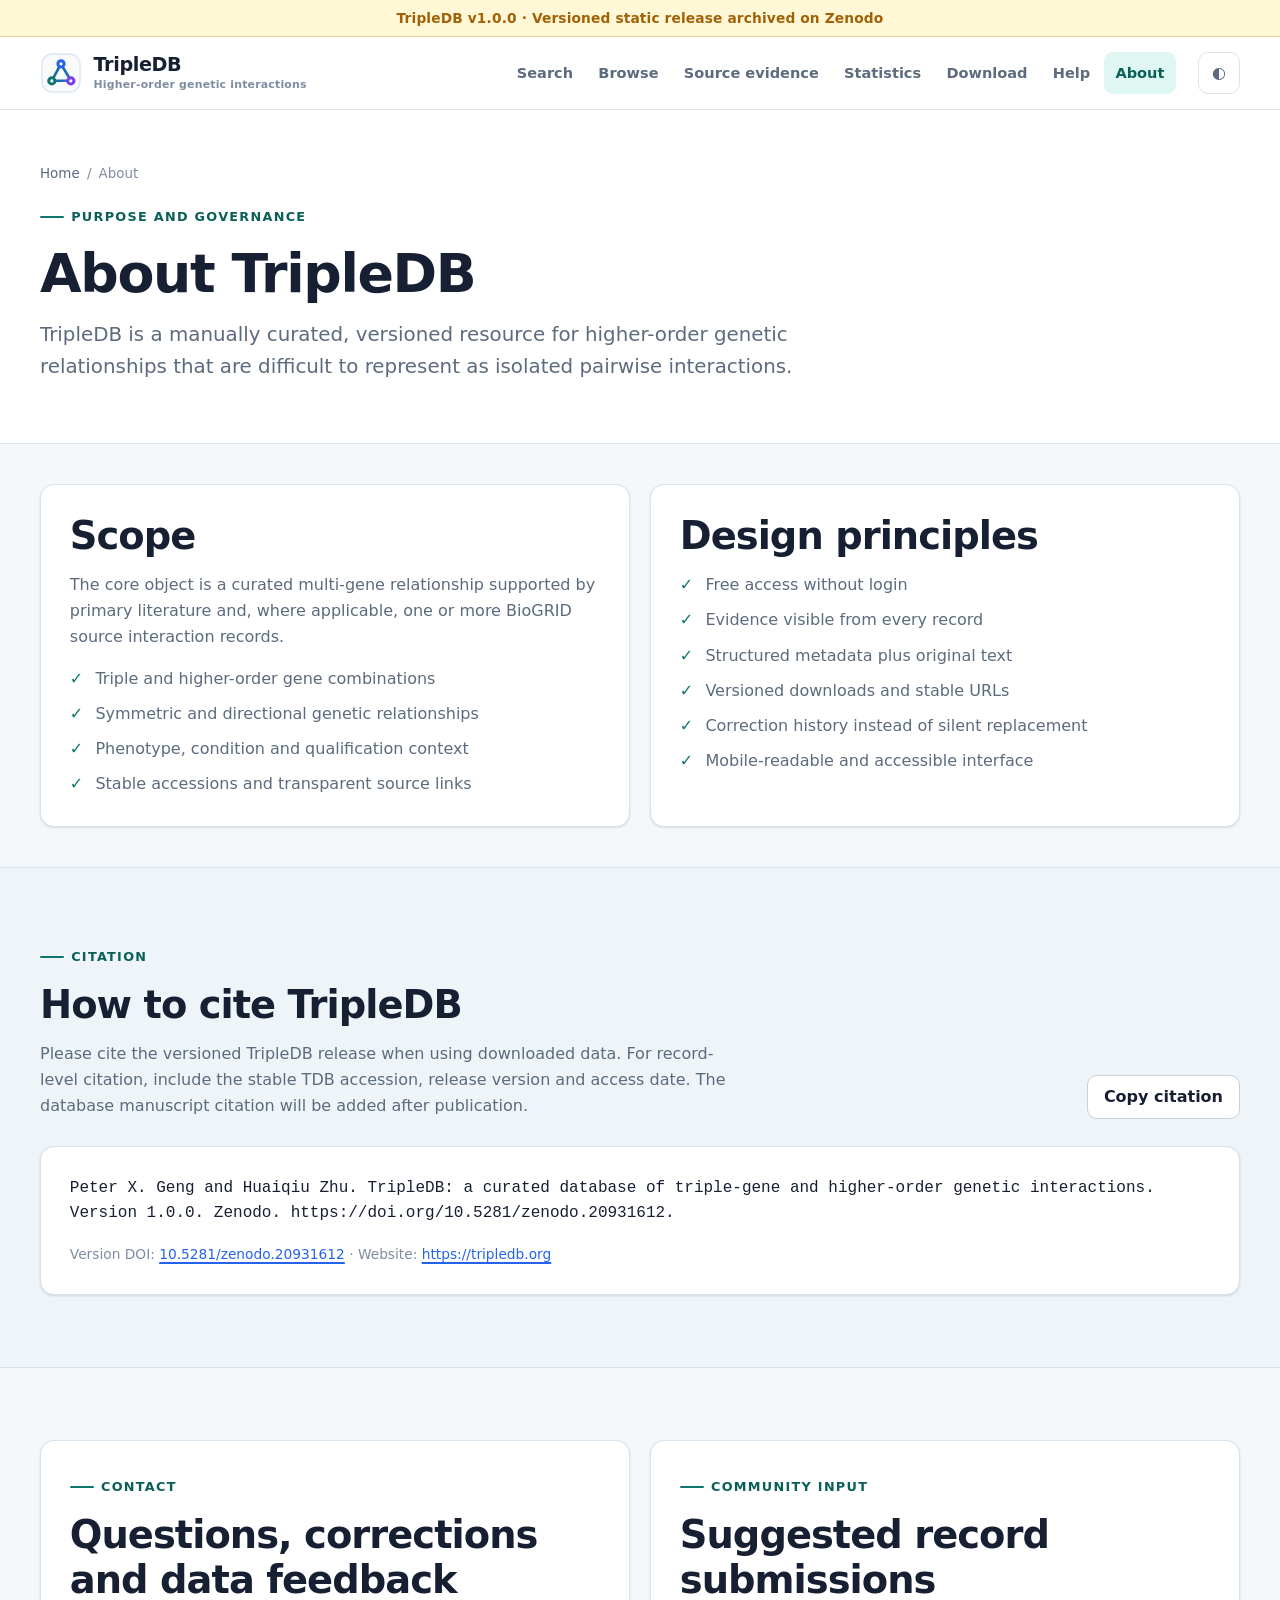
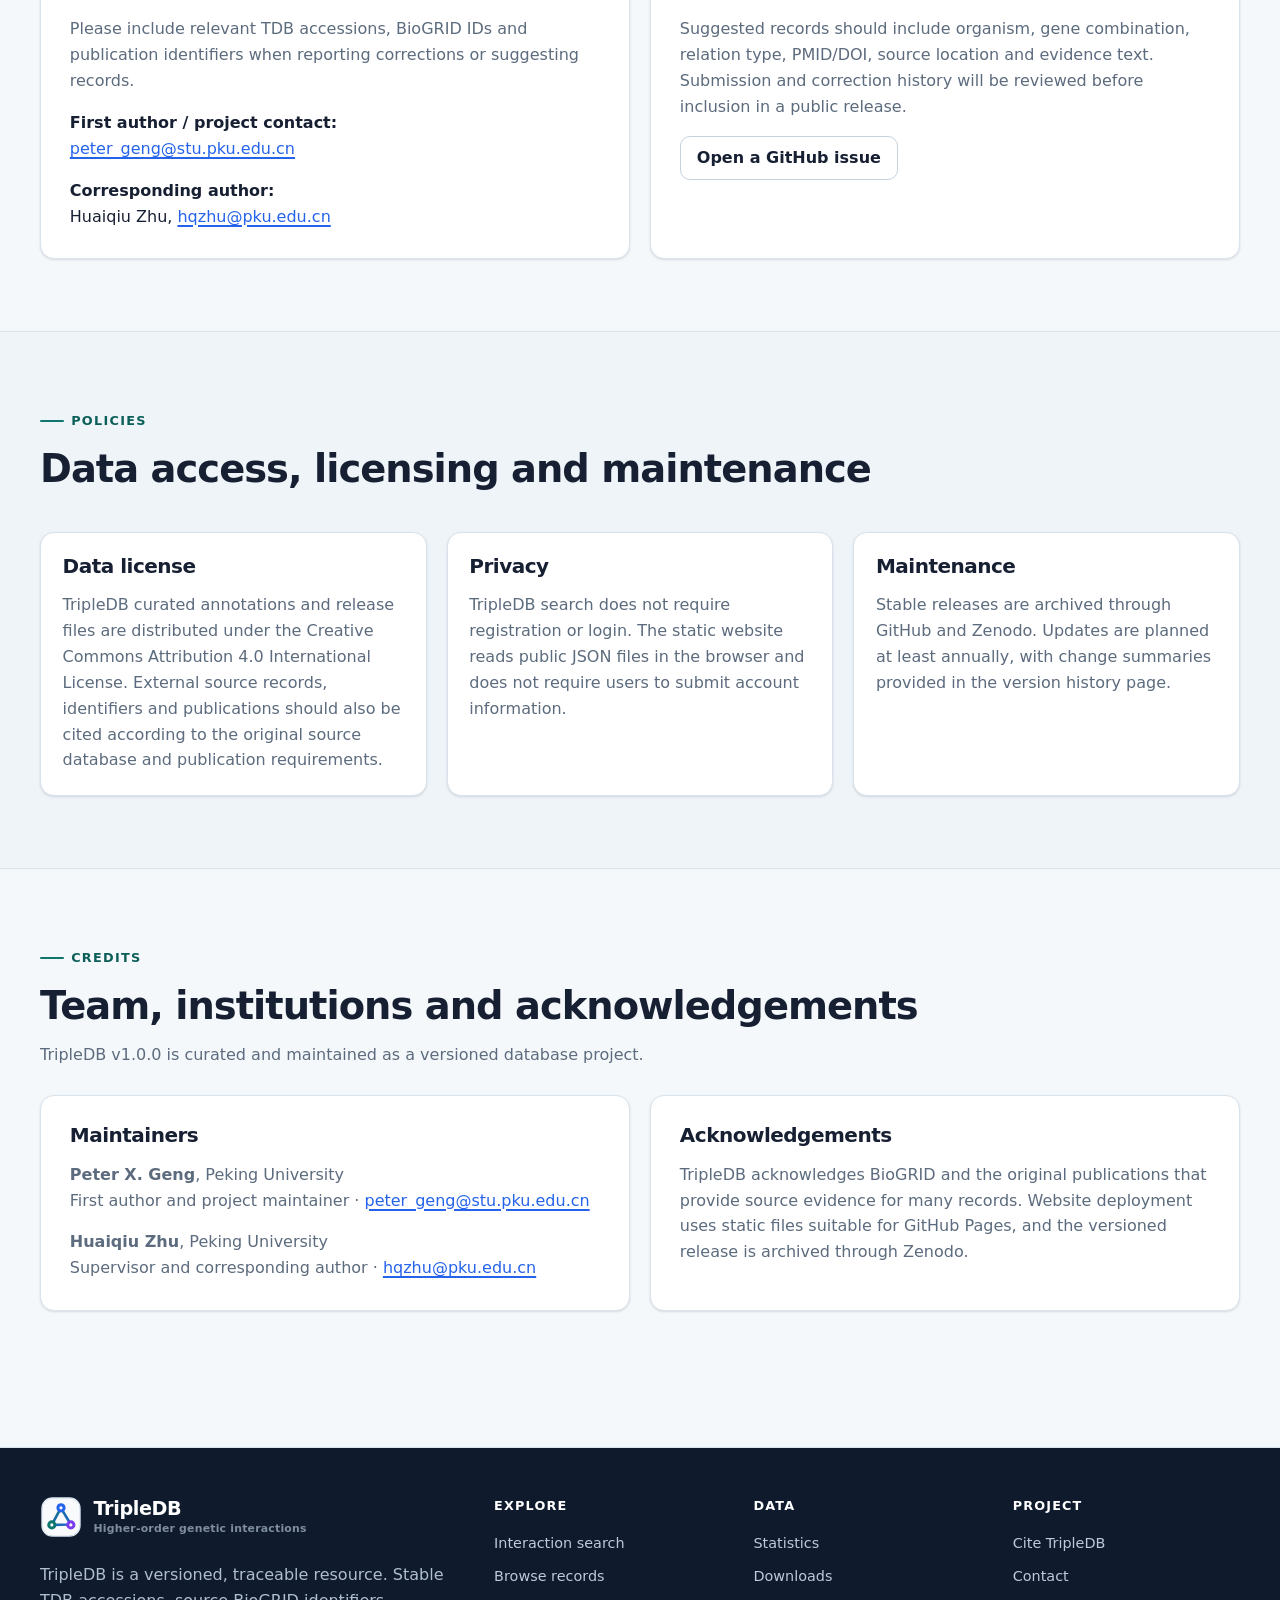
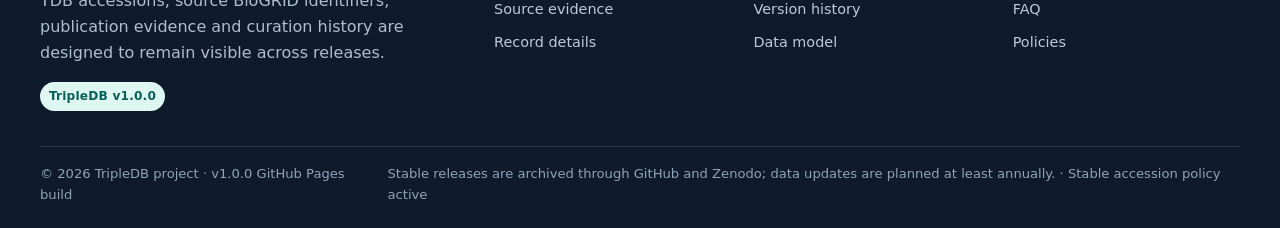
<file: about.html>
<!doctype html>
<html lang="en">
<head>
  <meta charset="utf-8">
  <meta name="viewport" content="width=device-width, initial-scale=1">
  <meta name="description" content="Scope, citation, contact and project policies for TripleDB.">
  <meta name="theme-color" content="#0f766e">
  <title>About | TripleDB</title>
  <link rel="icon" href="assets/img/favicon.svg" type="image/svg+xml">
  <link rel="stylesheet" href="assets/css/styles.css">
  <script defer src="assets/js/config.js"></script>
  <script defer src="assets/js/data-adapter.js"></script>
  <script defer src="assets/js/app.js"></script>
</head>
<body class="" data-page="about">
<a class="skip-link" href="#main">Skip to main content</a>
<div class="prototype-banner">TripleDB v1.0.0 · Versioned static release archived on Zenodo</div>
<header class="site-header">
  <div class="container header-inner">
    <a class="brand" href="index.html" aria-label="TripleDB home">
      <img src="assets/img/tripledb-mark.svg" alt="" width="42" height="42">
      <span class="brand-copy">
        <span class="brand-name">TripleDB</span>
        <span class="brand-tagline">Higher-order genetic interactions</span>
      </span>
    </a>
    <nav class="primary-nav" id="primary-nav" aria-label="Primary navigation">
      <ul><li><a href="search.html">Search</a></li><li><a href="browse.html">Browse</a></li><li><a href="evidence.html">Source evidence</a></li><li><a href="statistics.html">Statistics</a></li><li><a href="downloads.html">Download</a></li><li><a href="documentation.html">Help</a></li><li><a href="about.html" aria-current="page">About</a></li></ul>
    </nav>
    <div class="header-actions">
      <button class="icon-button" id="theme-toggle" type="button" aria-label="Use dark theme" title="Change theme">◐</button>
      <button class="icon-button menu-button" id="menu-button" type="button" aria-controls="primary-nav" aria-expanded="false" aria-label="Open navigation">☰</button>
    </div>
  </div>
</header>
<main id="main">

<section class="page-hero"><div class="container"><div class="breadcrumbs"><a href="index.html">Home</a><span>/</span><span>About</span></div><div class="eyebrow">Purpose and governance</div><h1>About TripleDB</h1><p class="lede">TripleDB is a manually curated, versioned resource for higher-order genetic relationships that are difficult to represent as isolated pairwise interactions.</p></div></section>
<section class="page-section compact"><div class="container grid grid-2"><article class="card pad-lg"><h2>Scope</h2><p class="muted">The core object is a curated multi-gene relationship supported by primary literature and, where applicable, one or more BioGRID source interaction records.</p><ul class="list-check muted"><li>Triple and higher-order gene combinations</li><li>Symmetric and directional genetic relationships</li><li>Phenotype, condition and qualification context</li><li>Stable accessions and transparent source links</li></ul></article><article class="card pad-lg"><h2>Design principles</h2><ul class="list-check muted"><li>Free access without login</li><li>Evidence visible from every record</li><li>Structured metadata plus original text</li><li>Versioned downloads and stable URLs</li><li>Correction history instead of silent replacement</li><li>Mobile-readable and accessible interface</li></ul></article></div></section>
<section class="page-section soft" id="citation"><div class="container"><div class="section-heading"><div><div class="eyebrow">Citation</div><h2>How to cite TripleDB</h2><p>Please cite the versioned TripleDB release when using downloaded data. For record-level citation, include the stable TDB accession, release version and access date. The database manuscript citation will be added after publication.</p></div><button class="btn btn-outline" type="button" data-copy="citation">Copy citation</button></div><div class="card pad-lg"><p class="mono" data-config="citationText">Peter X. Geng and Huaiqiu Zhu. TripleDB: a curated database of triple-gene and higher-order genetic interactions. Version 1.0.0. Zenodo. https://doi.org/10.5281/zenodo.20931612.</p><p class="small subtle mb-0">Version DOI: <a href="https://doi.org/10.5281/zenodo.20931612" target="_blank" rel="noopener noreferrer">10.5281/zenodo.20931612</a> · Website: <a href="https://tripledb.org" target="_blank" rel="noopener noreferrer">https://tripledb.org</a></p></div></div></section>
<section class="page-section" id="contact"><div class="container grid grid-2"><article class="card pad-lg"><div class="eyebrow">Contact</div><h2>Questions, corrections and data feedback</h2><p class="muted">Please include relevant TDB accessions, BioGRID IDs and publication identifiers when reporting corrections or suggesting records.</p><p><strong>First author / project contact:</strong><br><a data-config="contactEmail" href="mailto:peter_geng@stu.pku.edu.cn">peter_geng@stu.pku.edu.cn</a></p><p><strong>Corresponding author:</strong><br>Huaiqiu Zhu, <a href="mailto:hqzhu@pku.edu.cn">hqzhu@pku.edu.cn</a></p></article><article class="card pad-lg"><div class="eyebrow">Community input</div><h2>Suggested record submissions</h2><p class="muted">Suggested records should include organism, gene combination, relation type, PMID/DOI, source location and evidence text. Submission and correction history will be reviewed before inclusion in a public release.</p><p><a class="btn btn-outline" href="https://github.com/Peneapple/TripleDB/issues" target="_blank" rel="noopener noreferrer">Open a GitHub issue</a></p></article></div></section>
<section class="page-section soft" id="policies"><div class="container"><div class="section-heading"><div><div class="eyebrow">Policies</div><h2>Data access, licensing and maintenance</h2></div></div><div class="grid grid-3"><article class="card pad"><h3>Data license</h3><p class="muted">TripleDB curated annotations and release files are distributed under the Creative Commons Attribution 4.0 International License. External source records, identifiers and publications should also be cited according to the original source database and publication requirements.</p></article><article class="card pad"><h3>Privacy</h3><p class="muted">TripleDB search does not require registration or login. The static website reads public JSON files in the browser and does not require users to submit account information.</p></article><article class="card pad"><h3>Maintenance</h3><p class="muted">Stable releases are archived through GitHub and Zenodo. Updates are planned at least annually, with change summaries provided in the version history page.</p></article></div></div></section>
<section class="page-section"><div class="container"><div class="section-heading"><div><div class="eyebrow">Credits</div><h2>Team, institutions and acknowledgements</h2><p>TripleDB v1.0.0 is curated and maintained as a versioned database project.</p></div></div><div class="grid grid-2"><article class="card pad-lg"><h3>Maintainers</h3><p class="muted"><strong>Peter X. Geng</strong>, Peking University<br>First author and project maintainer · <a href="mailto:peter_geng@stu.pku.edu.cn">peter_geng@stu.pku.edu.cn</a></p><p class="muted"><strong>Huaiqiu Zhu</strong>, Peking University<br>Supervisor and corresponding author · <a href="mailto:hqzhu@pku.edu.cn">hqzhu@pku.edu.cn</a></p></article><article class="card pad-lg"><h3>Acknowledgements</h3><p class="muted">TripleDB acknowledges BioGRID and the original publications that provide source evidence for many records. Website deployment uses static files suitable for GitHub Pages, and the versioned release is archived through Zenodo.</p></article></div></div></section>

</main>
<footer class="site-footer">
  <div class="container footer-main">
    <div class="footer-brand">
      <a class="brand" href="index.html">
        <img src="assets/img/tripledb-mark.svg" alt="" width="42" height="42">
        <span class="brand-copy"><span class="brand-name">TripleDB</span><span class="brand-tagline">Higher-order genetic interactions</span></span>
      </a>
      <p>TripleDB is a versioned, traceable resource. Stable TDB accessions, source BioGRID identifiers, publication evidence and curation history are designed to remain visible across releases.</p>
      <span class="badge primary" data-config="releaseLabel">v1.0.0</span>
    </div>
    <div>
      <div class="footer-heading">Explore</div>
      <ul class="footer-links">
        <li><a href="search.html">Interaction search</a></li>
        <li><a href="browse.html">Browse records</a></li>
        <li><a href="evidence.html">Source evidence</a></li>
        <li><a href="record.html">Record details</a></li>
      </ul>
    </div>
    <div>
      <div class="footer-heading">Data</div>
      <ul class="footer-links">
        <li><a href="statistics.html">Statistics</a></li>
        <li><a href="downloads.html">Downloads</a></li>
        <li><a href="updates.html">Version history</a></li>
        <li><a href="documentation.html#data-model">Data model</a></li>
      </ul>
    </div>
    <div>
      <div class="footer-heading">Project</div>
      <ul class="footer-links">
        <li><a href="about.html#citation">Cite TripleDB</a></li>
        <li><a href="about.html#contact">Contact</a></li>
        <li><a href="documentation.html#faq">FAQ</a></li>
        <li><a href="about.html#policies">Policies</a></li>
      </ul>
    </div>
  </div>
  <div class="container footer-bottom">
    <div>© <span data-current-year></span> TripleDB project · v1.0.0 GitHub Pages build</div>
    <div><span data-config="updatePolicy">Stable releases are archived through GitHub and Zenodo; data updates are planned at least annually.</span> · Stable accession policy active</div>
  </div>
</footer>
</body>
</html>
</file>
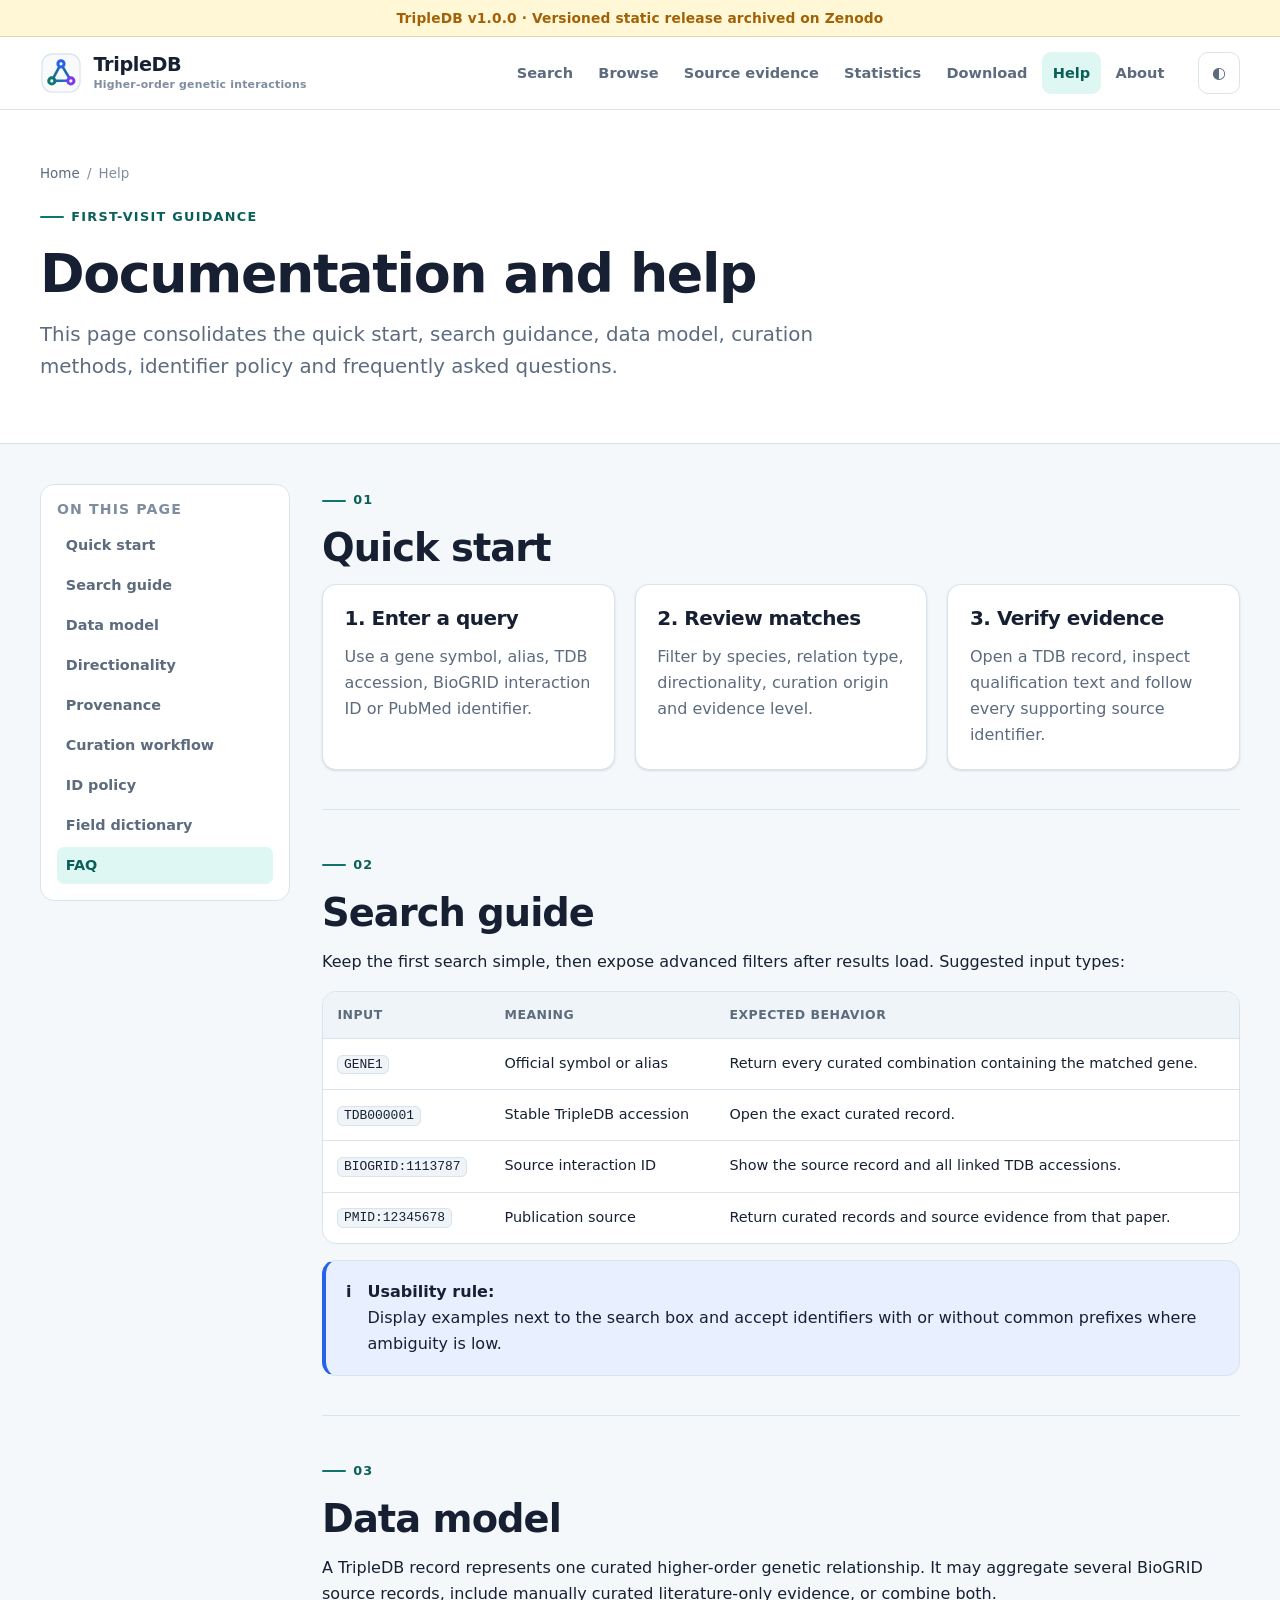
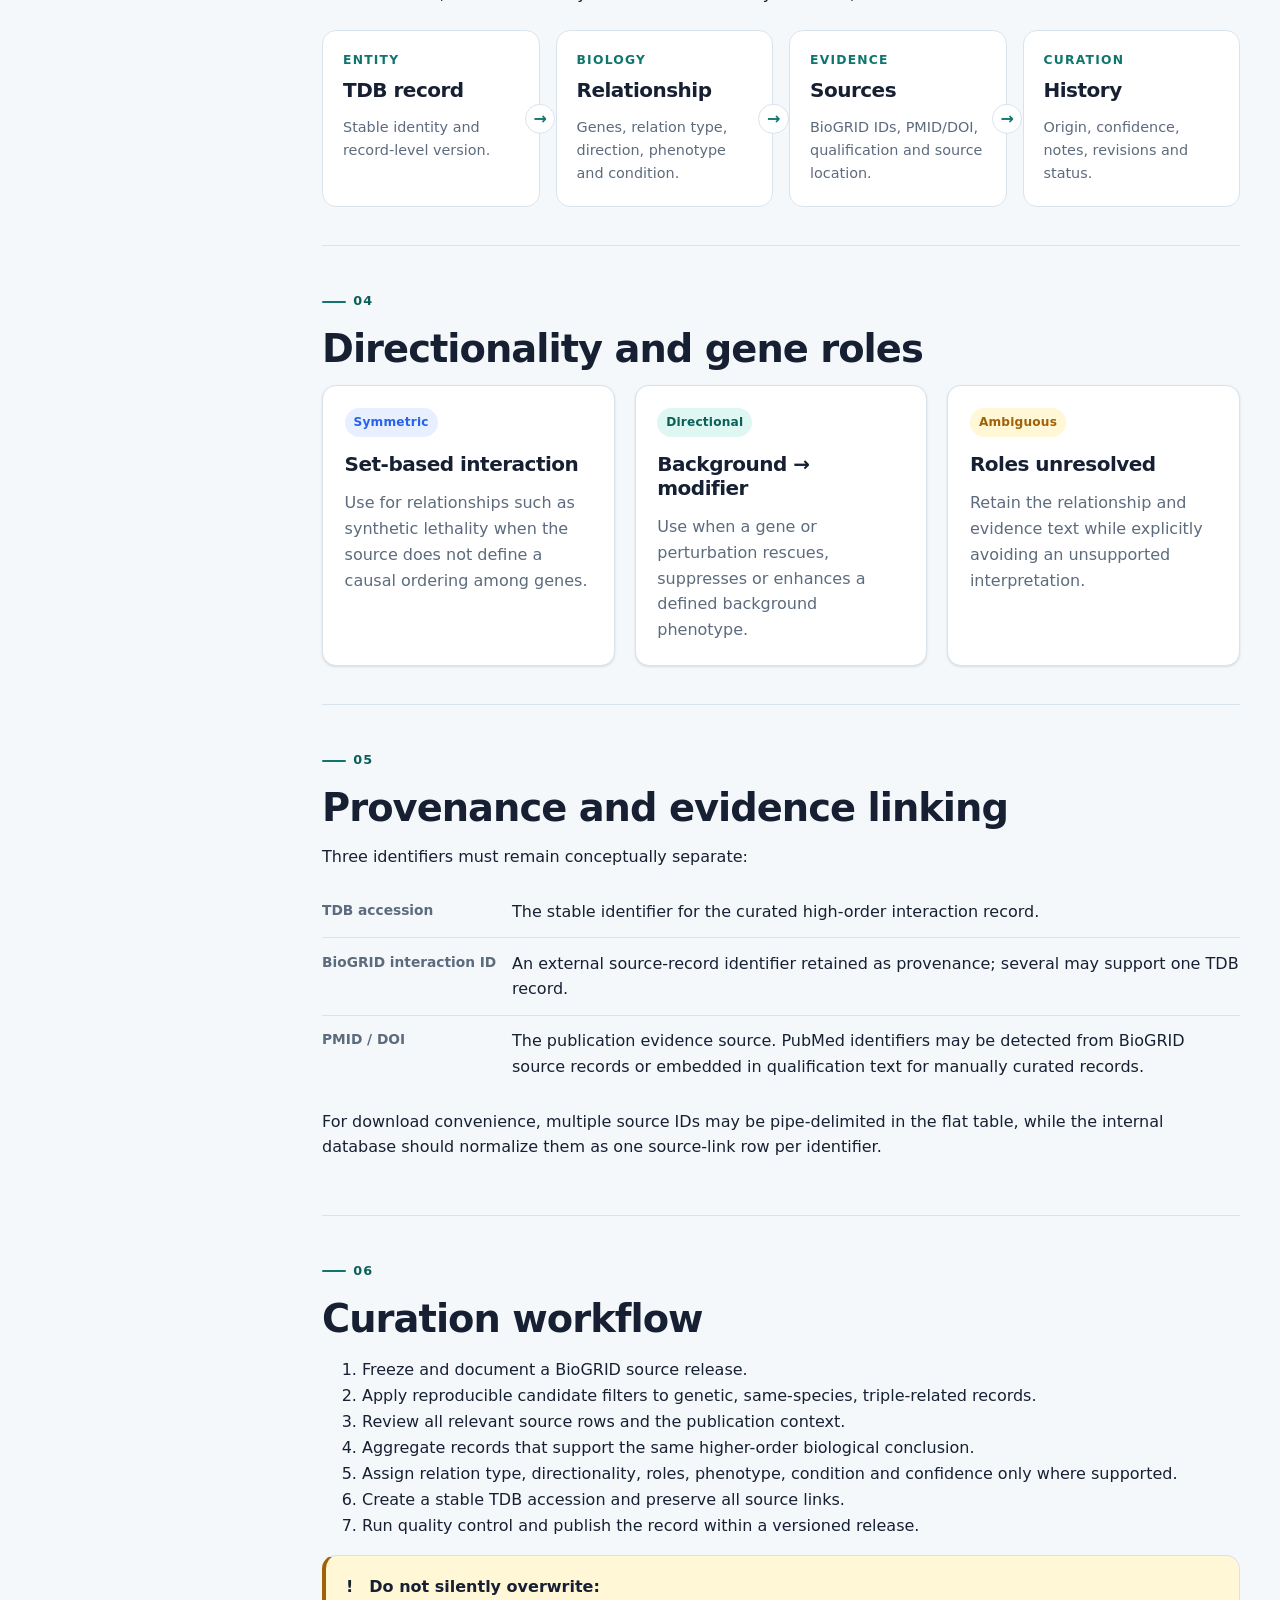
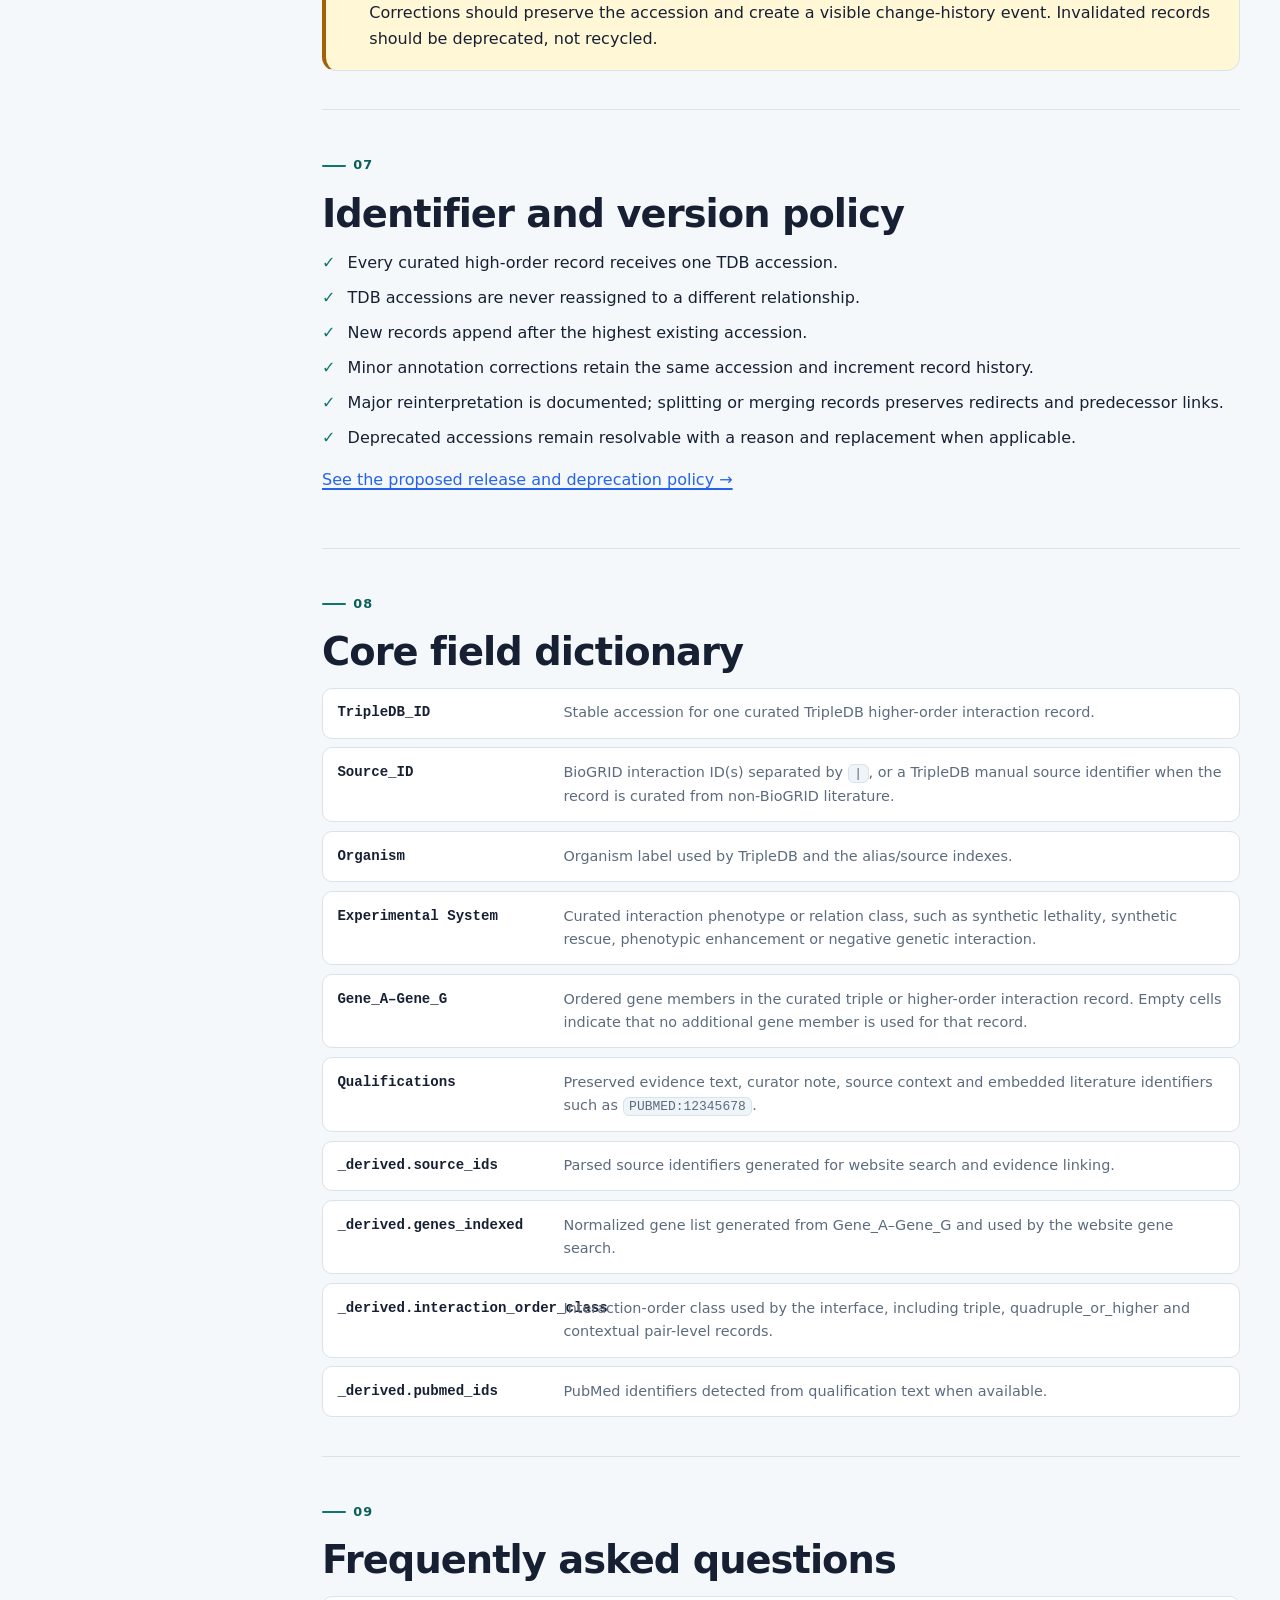
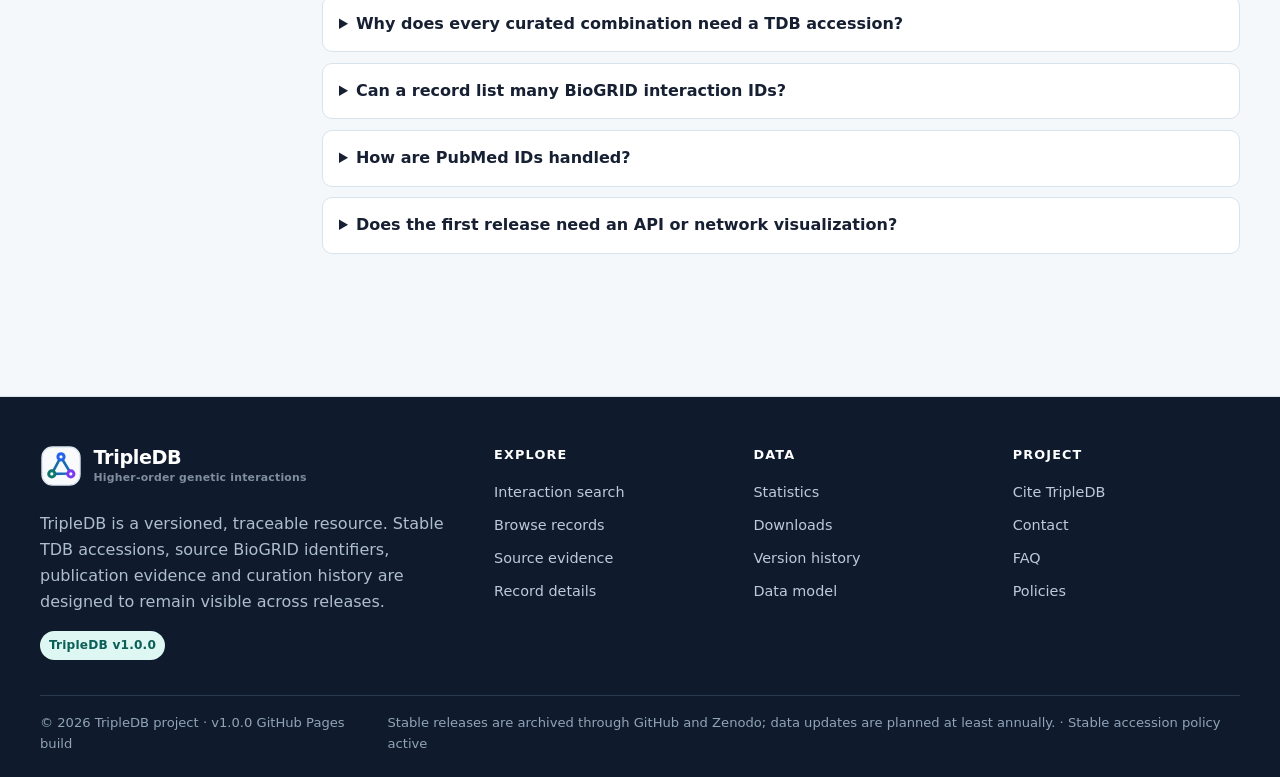
<file: documentation.html>
<!doctype html>
<html lang="en">
<head>
  <meta charset="utf-8">
  <meta name="viewport" content="width=device-width, initial-scale=1">
  <meta name="description" content="Quick start, data model, curation policy and help for TripleDB.">
  <meta name="theme-color" content="#0f766e">
  <title>Documentation | TripleDB</title>
  <link rel="icon" href="assets/img/favicon.svg" type="image/svg+xml">
  <link rel="stylesheet" href="assets/css/styles.css">
  <script defer src="assets/js/config.js"></script>
  <script defer src="assets/js/data-adapter.js"></script>
  <script defer src="assets/js/app.js"></script>
</head>
<body class="" data-page="documentation">
<a class="skip-link" href="#main">Skip to main content</a>
<div class="prototype-banner">TripleDB v1.0.0 · Versioned static release archived on Zenodo</div>
<header class="site-header">
  <div class="container header-inner">
    <a class="brand" href="index.html" aria-label="TripleDB home">
      <img src="assets/img/tripledb-mark.svg" alt="" width="42" height="42">
      <span class="brand-copy">
        <span class="brand-name">TripleDB</span>
        <span class="brand-tagline">Higher-order genetic interactions</span>
      </span>
    </a>
    <nav class="primary-nav" id="primary-nav" aria-label="Primary navigation">
      <ul><li><a href="search.html">Search</a></li><li><a href="browse.html">Browse</a></li><li><a href="evidence.html">Source evidence</a></li><li><a href="statistics.html">Statistics</a></li><li><a href="downloads.html">Download</a></li><li><a href="documentation.html" aria-current="page">Help</a></li><li><a href="about.html">About</a></li></ul>
    </nav>
    <div class="header-actions">
      <button class="icon-button" id="theme-toggle" type="button" aria-label="Use dark theme" title="Change theme">◐</button>
      <button class="icon-button menu-button" id="menu-button" type="button" aria-controls="primary-nav" aria-expanded="false" aria-label="Open navigation">☰</button>
    </div>
  </div>
</header>
<main id="main">

<section class="page-hero"><div class="container"><div class="breadcrumbs"><a href="index.html">Home</a><span>/</span><span>Help</span></div><div class="eyebrow">First-visit guidance</div><h1>Documentation and help</h1><p class="lede">This page consolidates the quick start, search guidance, data model, curation methods, identifier policy and frequently asked questions.</p></div></section>
<section class="page-section compact"><div class="container wide docs-layout"><nav class="docs-nav" aria-label="Documentation sections"><h2>On this page</h2><ul><li><a href="#quick-start">Quick start</a></li><li><a href="#search-guide">Search guide</a></li><li><a href="#data-model">Data model</a></li><li><a href="#directionality">Directionality</a></li><li><a href="#provenance">Provenance</a></li><li><a href="#curation">Curation workflow</a></li><li><a href="#identifiers">ID policy</a></li><li><a href="#field-dictionary">Field dictionary</a></li><li><a href="#faq">FAQ</a></li></ul></nav><div class="docs-content">
<section id="quick-start"><div class="eyebrow">01</div><h2>Quick start</h2><div class="grid grid-3"><article class="card pad"><h3>1. Enter a query</h3><p class="muted">Use a gene symbol, alias, TDB accession, BioGRID interaction ID or PubMed identifier.</p></article><article class="card pad"><h3>2. Review matches</h3><p class="muted">Filter by species, relation type, directionality, curation origin and evidence level.</p></article><article class="card pad"><h3>3. Verify evidence</h3><p class="muted">Open a TDB record, inspect qualification text and follow every supporting source identifier.</p></article></div></section>
<section id="search-guide"><div class="eyebrow">02</div><h2>Search guide</h2><p>Keep the first search simple, then expose advanced filters after results load. Suggested input types:</p><div class="table-wrap"><table><thead><tr><th>Input</th><th>Meaning</th><th>Expected behavior</th></tr></thead><tbody><tr><td><code>GENE1</code></td><td>Official symbol or alias</td><td>Return every curated combination containing the matched gene.</td></tr><tr><td><code>TDB000001</code></td><td>Stable TripleDB accession</td><td>Open the exact curated record.</td></tr><tr><td><code>BIOGRID:1113787</code></td><td>Source interaction ID</td><td>Show the source record and all linked TDB accessions.</td></tr><tr><td><code>PMID:12345678</code></td><td>Publication source</td><td>Return curated records and source evidence from that paper.</td></tr></tbody></table></div><div class="callout info mt-2"><div class="callout-icon">i</div><div><strong>Usability rule:</strong><p>Display examples next to the search box and accept identifiers with or without common prefixes where ambiguity is low.</p></div></div></section>
<section id="data-model"><div class="eyebrow">03</div><h2>Data model</h2><p>A TripleDB record represents one curated higher-order genetic relationship. It may aggregate several BioGRID source records, include manually curated literature-only evidence, or combine both.</p><div class="pipeline mt-3"><div class="pipeline-step"><div class="pipeline-number">ENTITY</div><h3>TDB record</h3><p>Stable identity and record-level version.</p></div><div class="pipeline-step"><div class="pipeline-number">BIOLOGY</div><h3>Relationship</h3><p>Genes, relation type, direction, phenotype and condition.</p></div><div class="pipeline-step"><div class="pipeline-number">EVIDENCE</div><h3>Sources</h3><p>BioGRID IDs, PMID/DOI, qualification and source location.</p></div><div class="pipeline-step"><div class="pipeline-number">CURATION</div><h3>History</h3><p>Origin, confidence, notes, revisions and status.</p></div></div></section>
<section id="directionality"><div class="eyebrow">04</div><h2>Directionality and gene roles</h2><div class="grid grid-3"><article class="card pad"><span class="badge secondary">Symmetric</span><h3 class="mt-2">Set-based interaction</h3><p class="muted">Use for relationships such as synthetic lethality when the source does not define a causal ordering among genes.</p></article><article class="card pad"><span class="badge primary">Directional</span><h3 class="mt-2">Background → modifier</h3><p class="muted">Use when a gene or perturbation rescues, suppresses or enhances a defined background phenotype.</p></article><article class="card pad"><span class="badge warning">Ambiguous</span><h3 class="mt-2">Roles unresolved</h3><p class="muted">Retain the relationship and evidence text while explicitly avoiding an unsupported interpretation.</p></article></div></section>
<section id="provenance"><div class="eyebrow">05</div><h2>Provenance and evidence linking</h2><p>Three identifiers must remain conceptually separate:</p><dl class="definition-grid"><dt>TDB accession</dt><dd>The stable identifier for the curated high-order interaction record.</dd><dt>BioGRID interaction ID</dt><dd>An external source-record identifier retained as provenance; several may support one TDB record.</dd><dt>PMID / DOI</dt><dd>The publication evidence source. PubMed identifiers may be detected from BioGRID source records or embedded in qualification text for manually curated records.</dd></dl><p class="mt-2">For download convenience, multiple source IDs may be pipe-delimited in the flat table, while the internal database should normalize them as one source-link row per identifier.</p></section>
<section id="curation"><div class="eyebrow">06</div><h2>Curation workflow</h2><ol><li>Freeze and document a BioGRID source release.</li><li>Apply reproducible candidate filters to genetic, same-species, triple-related records.</li><li>Review all relevant source rows and the publication context.</li><li>Aggregate records that support the same higher-order biological conclusion.</li><li>Assign relation type, directionality, roles, phenotype, condition and confidence only where supported.</li><li>Create a stable TDB accession and preserve all source links.</li><li>Run quality control and publish the record within a versioned release.</li></ol><div class="callout warning mt-2"><div class="callout-icon">!</div><div><strong>Do not silently overwrite:</strong><p>Corrections should preserve the accession and create a visible change-history event. Invalidated records should be deprecated, not recycled.</p></div></div></section>
<section id="identifiers"><div class="eyebrow">07</div><h2>Identifier and version policy</h2><ul class="list-check"><li>Every curated high-order record receives one TDB accession.</li><li>TDB accessions are never reassigned to a different relationship.</li><li>New records append after the highest existing accession.</li><li>Minor annotation corrections retain the same accession and increment record history.</li><li>Major reinterpretation is documented; splitting or merging records preserves redirects and predecessor links.</li><li>Deprecated accessions remain resolvable with a reason and replacement when applicable.</li></ul><p class="mt-2"><a href="updates.html">See the proposed release and deprecation policy →</a></p></section>
<section id="field-dictionary"><div class="eyebrow">08</div><h2>Core field dictionary</h2><div class="field-list"><div class="field-row"><div class="field-name">TripleDB_ID</div><div class="field-description">Stable accession for one curated TripleDB higher-order interaction record.</div></div><div class="field-row"><div class="field-name">Source_ID</div><div class="field-description">BioGRID interaction ID(s) separated by <code>|</code>, or a TripleDB manual source identifier when the record is curated from non-BioGRID literature.</div></div><div class="field-row"><div class="field-name">Organism</div><div class="field-description">Organism label used by TripleDB and the alias/source indexes.</div></div><div class="field-row"><div class="field-name">Experimental System</div><div class="field-description">Curated interaction phenotype or relation class, such as synthetic lethality, synthetic rescue, phenotypic enhancement or negative genetic interaction.</div></div><div class="field-row"><div class="field-name">Gene_A–Gene_G</div><div class="field-description">Ordered gene members in the curated triple or higher-order interaction record. Empty cells indicate that no additional gene member is used for that record.</div></div><div class="field-row"><div class="field-name">Qualifications</div><div class="field-description">Preserved evidence text, curator note, source context and embedded literature identifiers such as <code>PUBMED:12345678</code>.</div></div><div class="field-row"><div class="field-name">_derived.source_ids</div><div class="field-description">Parsed source identifiers generated for website search and evidence linking.</div></div><div class="field-row"><div class="field-name">_derived.genes_indexed</div><div class="field-description">Normalized gene list generated from Gene_A–Gene_G and used by the website gene search.</div></div><div class="field-row"><div class="field-name">_derived.interaction_order_class</div><div class="field-description">Interaction-order class used by the interface, including triple, quadruple_or_higher and contextual pair-level records.</div></div><div class="field-row"><div class="field-name">_derived.pubmed_ids</div><div class="field-description">PubMed identifiers detected from qualification text when available.</div></div></div></section>
<section id="faq"><div class="eyebrow">09</div><h2>Frequently asked questions</h2><details><summary>Why does every curated combination need a TDB accession?</summary><div class="details-body">Because the aggregated high-order conclusion is a TripleDB object, not any single underlying BioGRID pairwise record. A stable accession allows citation, revision tracking and permanent linking.</div></details><details><summary>Can a record list many BioGRID interaction IDs?</summary><div class="details-body">Yes. The website can display them as individual links; a flat-file export may use a documented pipe delimiter. Internally, use a normalized source-link table.</div></details><details><summary>How are PubMed IDs handled?</summary><div class="details-body">PubMed identifiers are detected from BioGRID source records and from qualification text in manually curated records. The website uses these identifiers for publication statistics and PubMed links.</div></details><details><summary>Does the first release need an API or network visualization?</summary><div class="details-body">No. A clear search, stable record pages, evidence provenance, complete downloads, help and version information are higher priority. An API and advanced visualization can follow after the data model is stable.</div></details></section>
</div></div></section>

</main>
<footer class="site-footer">
  <div class="container footer-main">
    <div class="footer-brand">
      <a class="brand" href="index.html">
        <img src="assets/img/tripledb-mark.svg" alt="" width="42" height="42">
        <span class="brand-copy"><span class="brand-name">TripleDB</span><span class="brand-tagline">Higher-order genetic interactions</span></span>
      </a>
      <p>TripleDB is a versioned, traceable resource. Stable TDB accessions, source BioGRID identifiers, publication evidence and curation history are designed to remain visible across releases.</p>
      <span class="badge primary" data-config="releaseLabel">v1.0.0</span>
    </div>
    <div>
      <div class="footer-heading">Explore</div>
      <ul class="footer-links">
        <li><a href="search.html">Interaction search</a></li>
        <li><a href="browse.html">Browse records</a></li>
        <li><a href="evidence.html">Source evidence</a></li>
        <li><a href="record.html">Record details</a></li>
      </ul>
    </div>
    <div>
      <div class="footer-heading">Data</div>
      <ul class="footer-links">
        <li><a href="statistics.html">Statistics</a></li>
        <li><a href="downloads.html">Downloads</a></li>
        <li><a href="updates.html">Version history</a></li>
        <li><a href="documentation.html#data-model">Data model</a></li>
      </ul>
    </div>
    <div>
      <div class="footer-heading">Project</div>
      <ul class="footer-links">
        <li><a href="about.html#citation">Cite TripleDB</a></li>
        <li><a href="about.html#contact">Contact</a></li>
        <li><a href="documentation.html#faq">FAQ</a></li>
        <li><a href="about.html#policies">Policies</a></li>
      </ul>
    </div>
  </div>
  <div class="container footer-bottom">
    <div>© <span data-current-year></span> TripleDB project · v1.0.0 GitHub Pages build</div>
    <div><span data-config="updatePolicy">Stable releases are archived through GitHub and Zenodo; data updates are planned at least annually.</span> · Stable accession policy active</div>
  </div>
</footer>
</body>
</html>
</file>
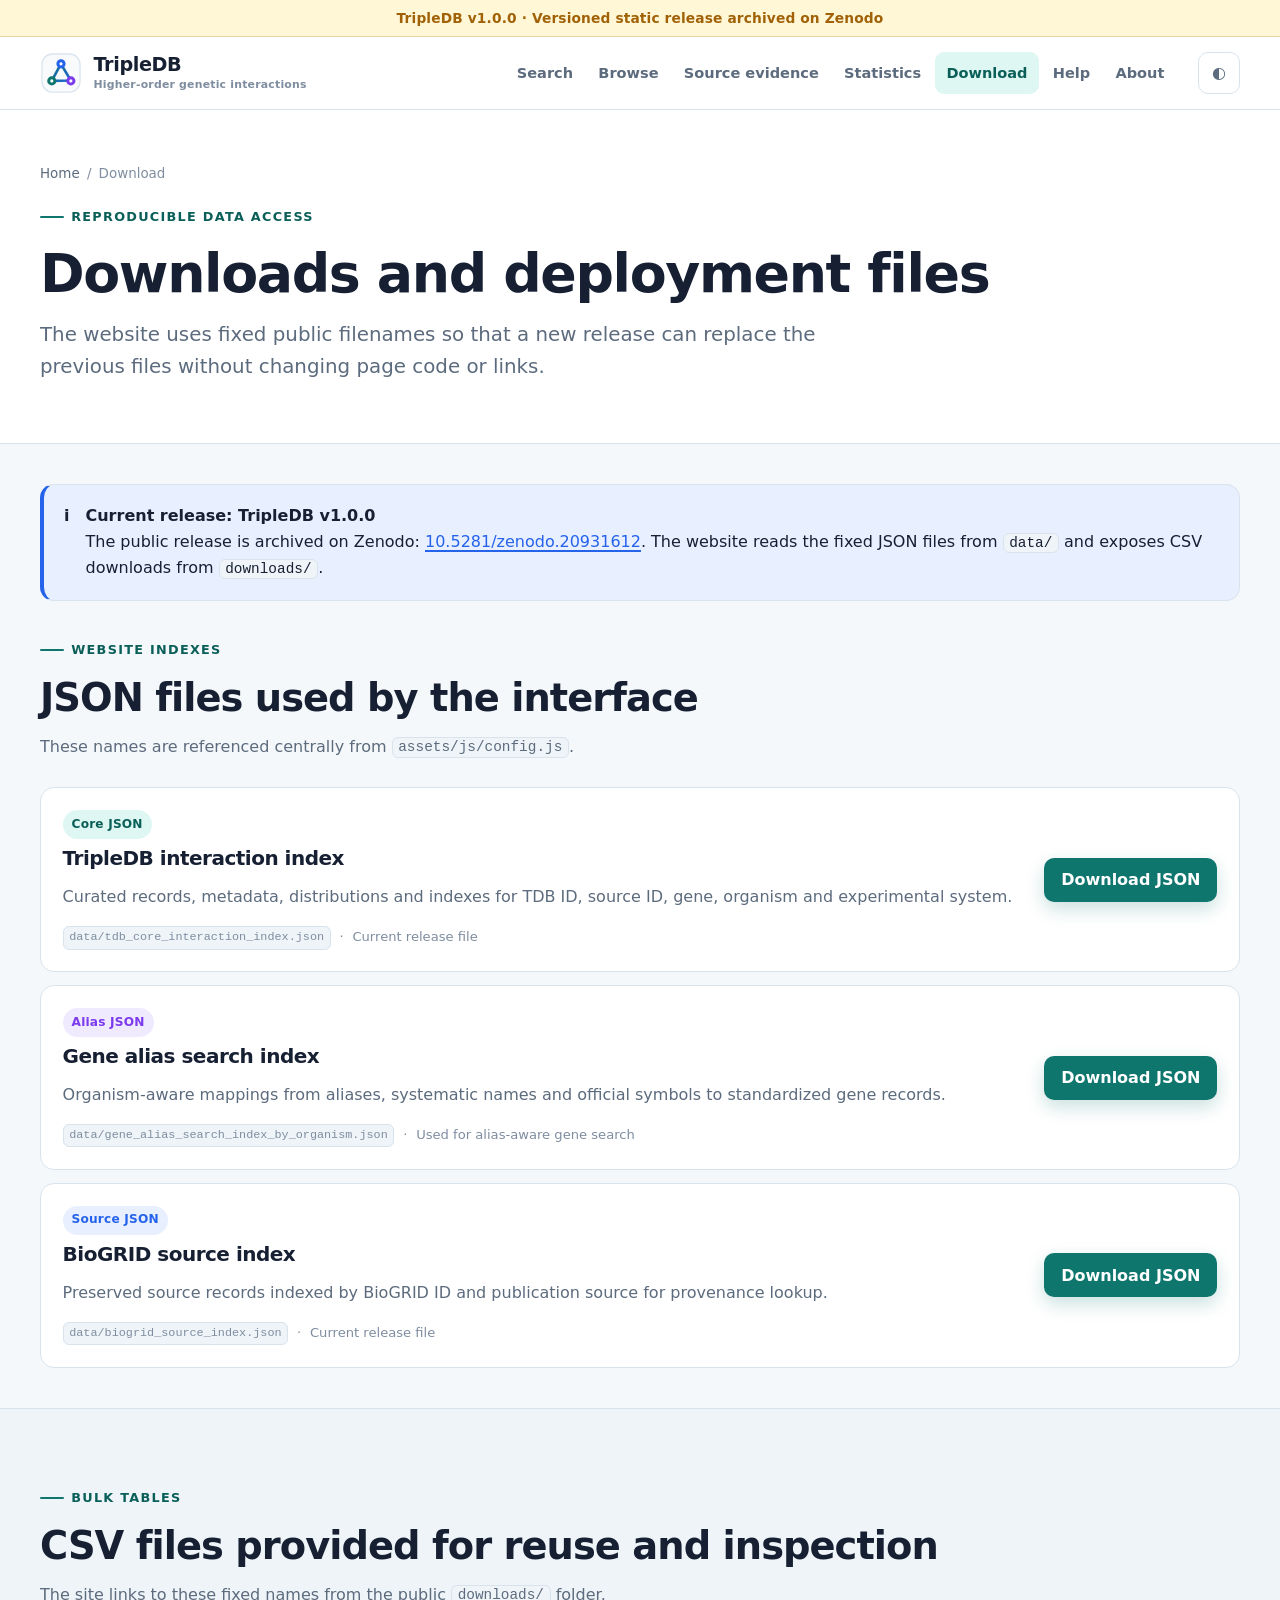
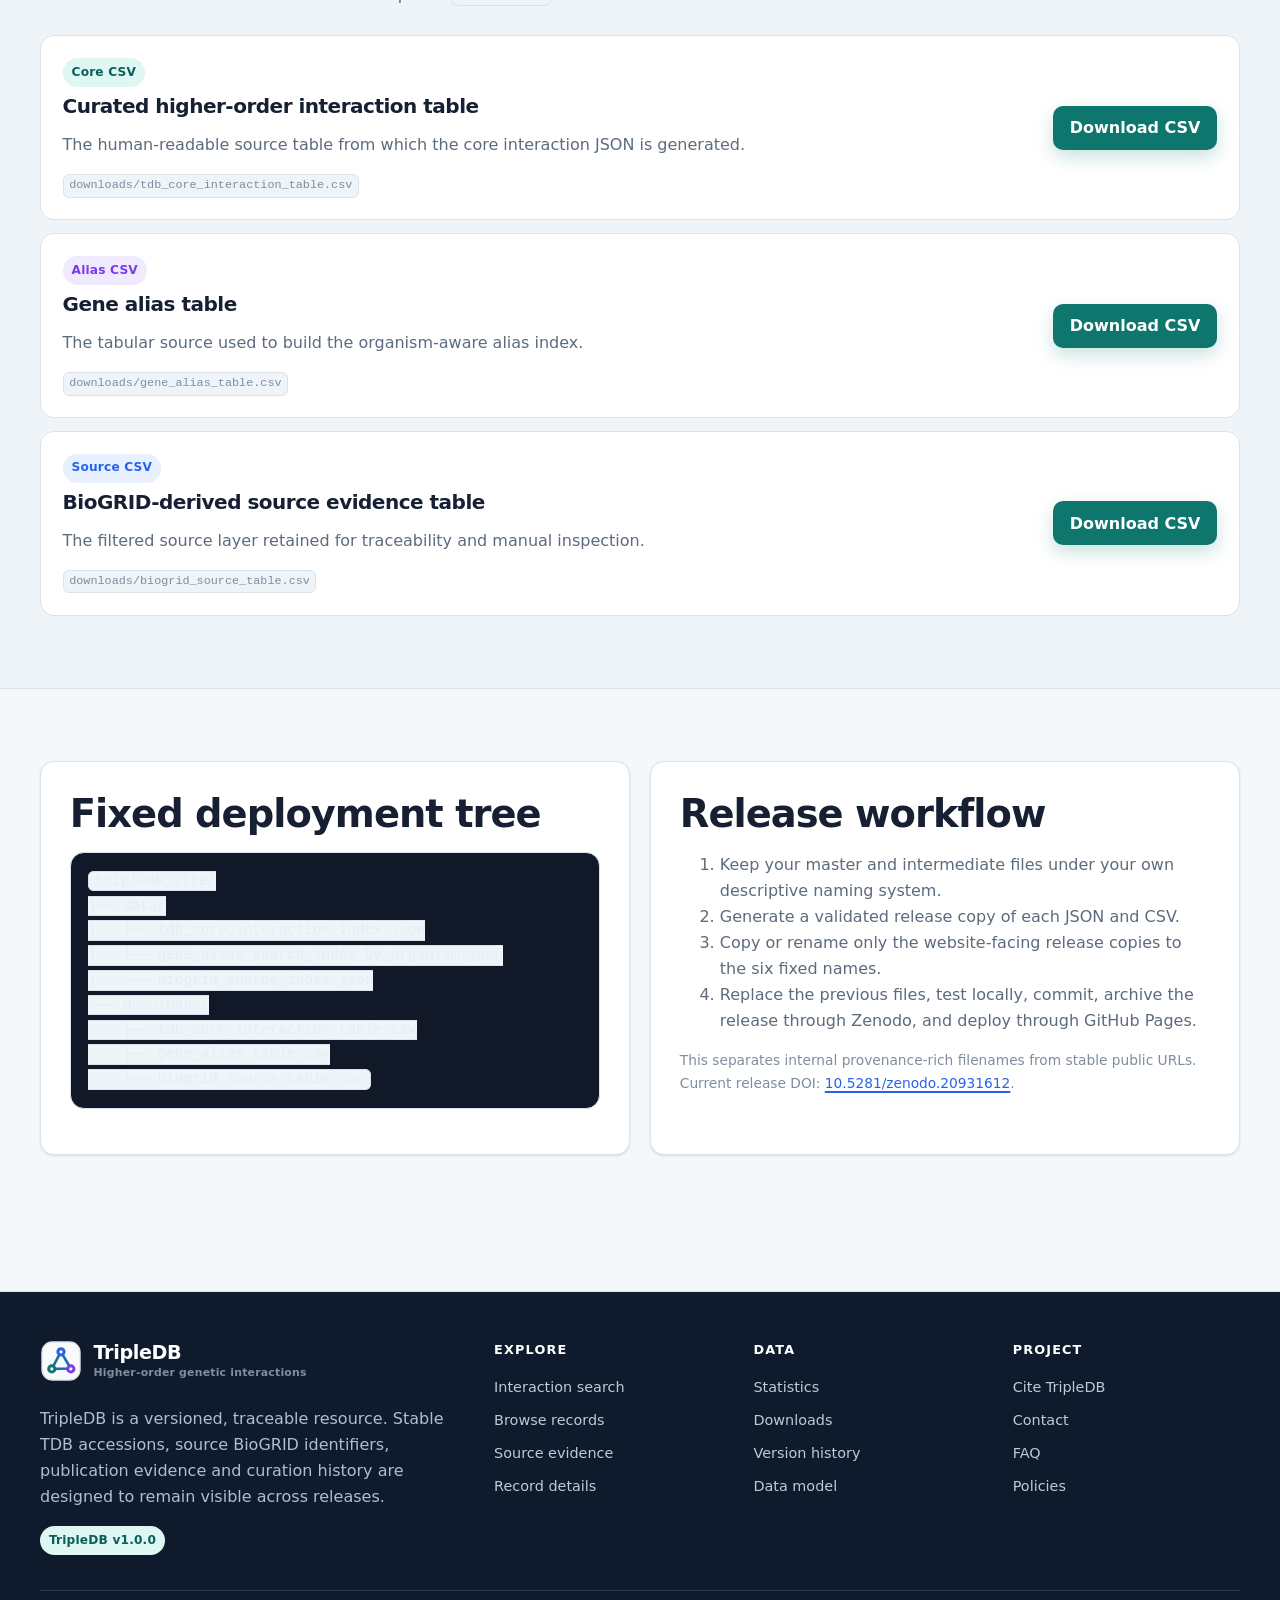
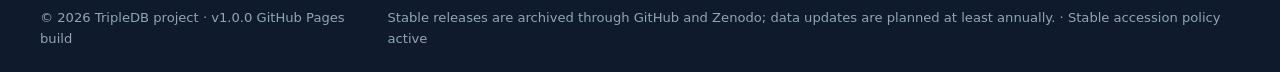
<file: downloads.html>
<!doctype html>
<html lang="en">
<head>
  <meta charset="utf-8">
  <meta name="viewport" content="width=device-width, initial-scale=1">
  <meta name="description" content="Versioned data downloads and schema information for TripleDB.">
  <meta name="theme-color" content="#0f766e">
  <title>Downloads | TripleDB</title>
  <link rel="icon" href="assets/img/favicon.svg" type="image/svg+xml">
  <link rel="stylesheet" href="assets/css/styles.css">
  <script defer src="assets/js/config.js"></script>
  <script defer src="assets/js/data-adapter.js"></script>
  <script defer src="assets/js/app.js"></script>
</head>
<body class="" data-page="downloads">
<a class="skip-link" href="#main">Skip to main content</a>
<div class="prototype-banner">TripleDB v1.0.0 · Versioned static release archived on Zenodo</div>
<header class="site-header">
  <div class="container header-inner">
    <a class="brand" href="index.html" aria-label="TripleDB home">
      <img src="assets/img/tripledb-mark.svg" alt="" width="42" height="42">
      <span class="brand-copy">
        <span class="brand-name">TripleDB</span>
        <span class="brand-tagline">Higher-order genetic interactions</span>
      </span>
    </a>
    <nav class="primary-nav" id="primary-nav" aria-label="Primary navigation">
      <ul><li><a href="search.html">Search</a></li><li><a href="browse.html">Browse</a></li><li><a href="evidence.html">Source evidence</a></li><li><a href="statistics.html">Statistics</a></li><li><a href="downloads.html" aria-current="page">Download</a></li><li><a href="documentation.html">Help</a></li><li><a href="about.html">About</a></li></ul>
    </nav>
    <div class="header-actions">
      <button class="icon-button" id="theme-toggle" type="button" aria-label="Use dark theme" title="Change theme">◐</button>
      <button class="icon-button menu-button" id="menu-button" type="button" aria-controls="primary-nav" aria-expanded="false" aria-label="Open navigation">☰</button>
    </div>
  </div>
</header>
<main id="main">

<section class="page-hero">
  <div class="container">
    <div class="breadcrumbs"><a href="index.html">Home</a><span>/</span><span>Download</span></div>
    <div class="eyebrow">Reproducible data access</div>
    <h1>Downloads and deployment files</h1>
    <p class="lede">The website uses fixed public filenames so that a new release can replace the previous files without changing page code or links.</p>
  </div>
</section>

<section class="page-section compact">
  <div class="container">
    <div class="callout info">
      <div class="callout-icon">i</div>
      <div>
        <strong>Current release: TripleDB v1.0.0</strong>
        <p>The public release is archived on Zenodo: <a href="https://doi.org/10.5281/zenodo.20931612" target="_blank" rel="noopener noreferrer">10.5281/zenodo.20931612</a>. The website reads the fixed JSON files from <code>data/</code> and exposes CSV downloads from <code>downloads/</code>.</p>
      </div>
    </div>

    <div class="section-heading mt-4">
      <div><div class="eyebrow">Website indexes</div><h2>JSON files used by the interface</h2><p>These names are referenced centrally from <code>assets/js/config.js</code>.</p></div>
    </div>

    <div class="download-card">
      <div><span class="badge primary">Core JSON</span><h3 class="mt-1">TripleDB interaction index</h3><p class="muted">Curated records, metadata, distributions and indexes for TDB ID, source ID, gene, organism and experimental system.</p><div class="download-meta"><code>data/tdb_core_interaction_index.json</code><span>·</span><span>Current release file</span></div></div>
      <a class="btn btn-primary" href="data/tdb_core_interaction_index.json" download>Download JSON</a>
    </div>

    <div class="download-card">
      <div><span class="badge accent">Alias JSON</span><h3 class="mt-1">Gene alias search index</h3><p class="muted">Organism-aware mappings from aliases, systematic names and official symbols to standardized gene records.</p><div class="download-meta"><code>data/gene_alias_search_index_by_organism.json</code><span>·</span><span>Used for alias-aware gene search</span></div></div>
      <a class="btn btn-primary" href="data/gene_alias_search_index_by_organism.json" download>Download JSON</a>
    </div>

    <div class="download-card">
      <div><span class="badge secondary">Source JSON</span><h3 class="mt-1">BioGRID source index</h3><p class="muted">Preserved source records indexed by BioGRID ID and publication source for provenance lookup.</p><div class="download-meta"><code>data/biogrid_source_index.json</code><span>·</span><span>Current release file</span></div></div>
      <a class="btn btn-primary" href="data/biogrid_source_index.json" download>Download JSON</a>
    </div>
  </div>
</section>

<section class="page-section soft">
  <div class="container">
    <div class="section-heading">
      <div><div class="eyebrow">Bulk tables</div><h2>CSV files provided for reuse and inspection</h2><p>The site links to these fixed names from the public <code>downloads/</code> folder.</p></div>
    </div>

    <div class="download-card">
      <div><span class="badge primary">Core CSV</span><h3 class="mt-1">Curated higher-order interaction table</h3><p class="muted">The human-readable source table from which the core interaction JSON is generated.</p><div class="download-meta"><code>downloads/tdb_core_interaction_table.csv</code></div></div>
      <a class="btn btn-primary" href="downloads/tdb_core_interaction_table.csv" download>Download CSV</a>
    </div>

    <div class="download-card">
      <div><span class="badge accent">Alias CSV</span><h3 class="mt-1">Gene alias table</h3><p class="muted">The tabular source used to build the organism-aware alias index.</p><div class="download-meta"><code>downloads/gene_alias_table.csv</code></div></div>
      <a class="btn btn-primary" href="downloads/gene_alias_table.csv" download>Download CSV</a>
    </div>

    <div class="download-card">
      <div><span class="badge secondary">Source CSV</span><h3 class="mt-1">BioGRID-derived source evidence table</h3><p class="muted">The filtered source layer retained for traceability and manual inspection.</p><div class="download-meta"><code>downloads/biogrid_source_table.csv</code></div></div>
      <a class="btn btn-primary" href="downloads/biogrid_source_table.csv" download>Download CSV</a>
    </div>
  </div>
</section>

<section class="page-section">
  <div class="container grid grid-2">
    <article class="card pad-lg">
      <h2>Fixed deployment tree</h2>
      <pre><code>tripledb_site/
├── data/
│   ├── tdb_core_interaction_index.json
│   ├── gene_alias_search_index_by_organism.json
│   └── biogrid_source_index.json
└── downloads/
    ├── tdb_core_interaction_table.csv
    ├── gene_alias_table.csv
    └── biogrid_source_table.csv</code></pre>
    </article>
    <article class="card pad-lg">
      <h2>Release workflow</h2>
      <ol class="muted">
        <li>Keep your master and intermediate files under your own descriptive naming system.</li>
        <li>Generate a validated release copy of each JSON and CSV.</li>
        <li>Copy or rename only the website-facing release copies to the six fixed names.</li>
        <li>Replace the previous files, test locally, commit, archive the release through Zenodo, and deploy through GitHub Pages.</li>
      </ol>
      <p class="small subtle mb-0">This separates internal provenance-rich filenames from stable public URLs. Current release DOI: <a href="https://doi.org/10.5281/zenodo.20931612" target="_blank" rel="noopener noreferrer">10.5281/zenodo.20931612</a>.</p>
    </article>
  </div>
</section>

</main>
<footer class="site-footer">
  <div class="container footer-main">
    <div class="footer-brand">
      <a class="brand" href="index.html">
        <img src="assets/img/tripledb-mark.svg" alt="" width="42" height="42">
        <span class="brand-copy"><span class="brand-name">TripleDB</span><span class="brand-tagline">Higher-order genetic interactions</span></span>
      </a>
      <p>TripleDB is a versioned, traceable resource. Stable TDB accessions, source BioGRID identifiers, publication evidence and curation history are designed to remain visible across releases.</p>
      <span class="badge primary" data-config="releaseLabel">v1.0.0</span>
    </div>
    <div>
      <div class="footer-heading">Explore</div>
      <ul class="footer-links">
        <li><a href="search.html">Interaction search</a></li>
        <li><a href="browse.html">Browse records</a></li>
        <li><a href="evidence.html">Source evidence</a></li>
        <li><a href="record.html">Record details</a></li>
      </ul>
    </div>
    <div>
      <div class="footer-heading">Data</div>
      <ul class="footer-links">
        <li><a href="statistics.html">Statistics</a></li>
        <li><a href="downloads.html">Downloads</a></li>
        <li><a href="updates.html">Version history</a></li>
        <li><a href="documentation.html#data-model">Data model</a></li>
      </ul>
    </div>
    <div>
      <div class="footer-heading">Project</div>
      <ul class="footer-links">
        <li><a href="about.html#citation">Cite TripleDB</a></li>
        <li><a href="about.html#contact">Contact</a></li>
        <li><a href="documentation.html#faq">FAQ</a></li>
        <li><a href="about.html#policies">Policies</a></li>
      </ul>
    </div>
  </div>
  <div class="container footer-bottom">
    <div>© <span data-current-year></span> TripleDB project · v1.0.0 GitHub Pages build</div>
    <div><span data-config="updatePolicy">Stable releases are archived through GitHub and Zenodo; data updates are planned at least annually.</span> · Stable accession policy active</div>
  </div>
</footer>
</body>
</html>
</file>
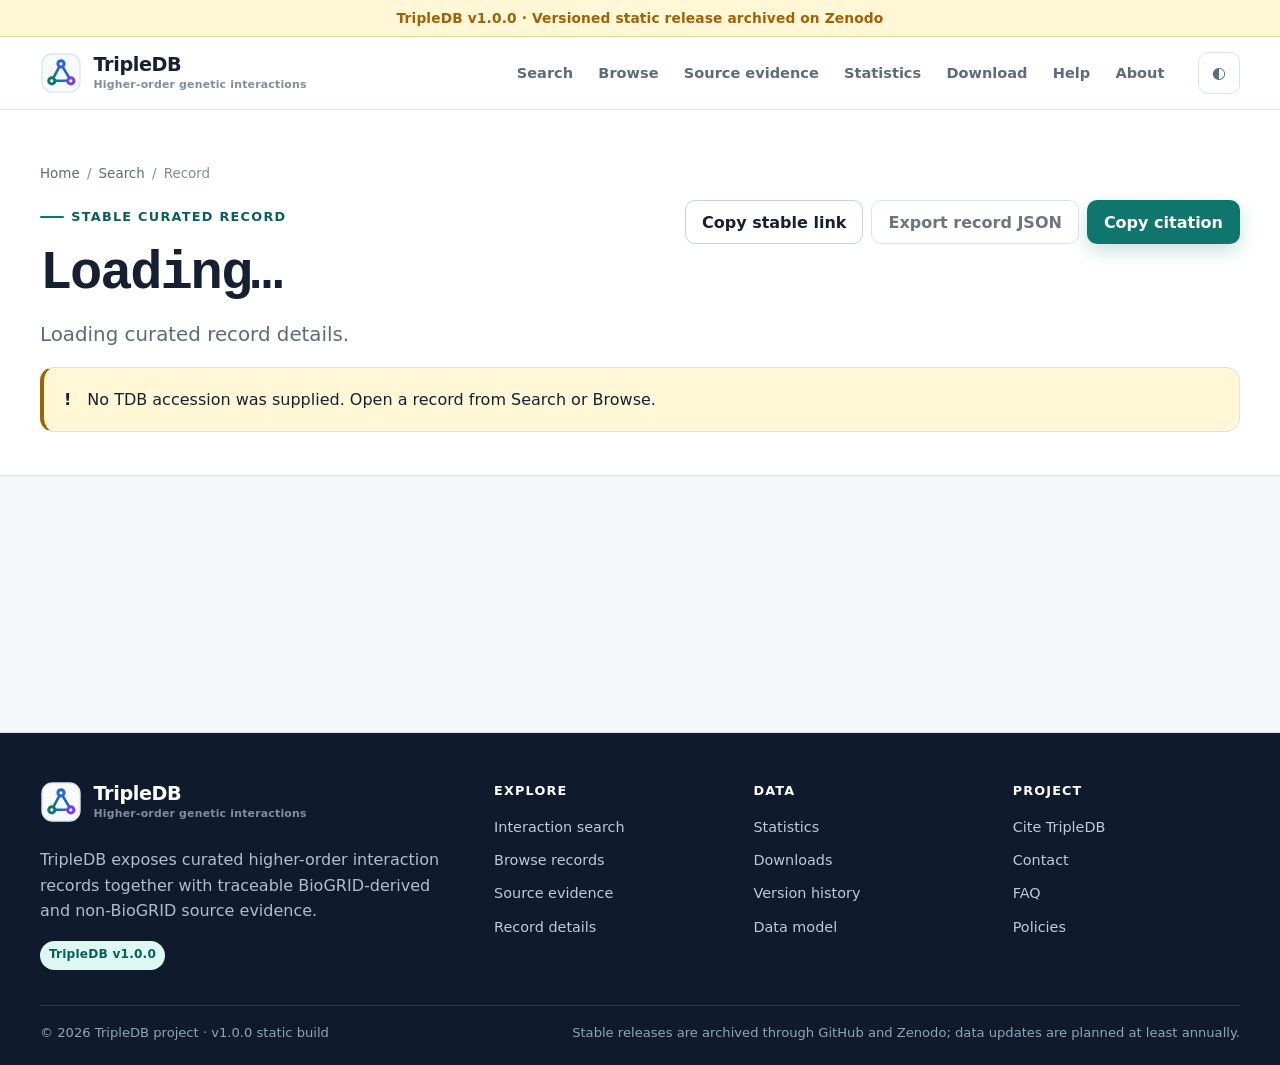
<file: record.html>
<!doctype html>
<html lang="en">
<head>
  <meta charset="utf-8">
  <meta name="viewport" content="width=device-width, initial-scale=1">
  <meta name="description" content="TripleDB stable curated interaction record details and source provenance.">
  <meta name="theme-color" content="#0f766e">
  <title>Record | TripleDB</title>
  <link rel="icon" href="assets/img/favicon.svg" type="image/svg+xml">
  <link rel="stylesheet" href="assets/css/styles.css">
  <script defer src="assets/js/config.js"></script>
  <script defer src="assets/js/data-adapter.js"></script>
  <script defer src="assets/js/app.js"></script>
  <script defer src="assets/js/record-page.js"></script>
  <script defer src="assets/js/pubmed-linkifier.js"></script>
</head>
<body data-page="record">
<a class="skip-link" href="#main">Skip to main content</a>
<div class="prototype-banner">TripleDB v1.0.0 · Versioned static release archived on Zenodo</div>
<header class="site-header">
  <div class="container header-inner">
    <a class="brand" href="index.html" aria-label="TripleDB home"><img src="assets/img/tripledb-mark.svg" alt="" width="42" height="42"><span class="brand-copy"><span class="brand-name">TripleDB</span><span class="brand-tagline">Higher-order genetic interactions</span></span></a>
    <nav class="primary-nav" id="primary-nav" aria-label="Primary navigation"><ul><li><a href="search.html">Search</a></li><li><a href="browse.html">Browse</a></li><li><a href="evidence.html">Source evidence</a></li><li><a href="statistics.html">Statistics</a></li><li><a href="downloads.html">Download</a></li><li><a href="documentation.html">Help</a></li><li><a href="about.html">About</a></li></ul></nav>
    <div class="header-actions"><button class="icon-button" id="theme-toggle" type="button" aria-label="Use dark theme">◐</button><button class="icon-button menu-button" id="menu-button" type="button" aria-controls="primary-nav" aria-expanded="false" aria-label="Open navigation">☰</button></div>
  </div>
</header>
<main id="main">
  <section class="page-hero">
    <div class="container">
      <div class="breadcrumbs"><a href="index.html">Home</a><span>/</span><a href="search.html">Search</a><span>/</span><span>Record</span></div>
      <div class="record-header">
        <div><div class="eyebrow">Stable curated record</div><h1 class="record-id" id="record-id">Loading…</h1><p class="lede" id="record-subtitle">Loading curated record details.</p><div class="record-meta" id="record-badges"></div></div>
        <div class="record-actions"><button class="btn btn-outline" type="button" data-copy="url">Copy stable link</button><button class="btn btn-outline" id="record-export" type="button" disabled>Export record JSON</button><button class="btn btn-primary" type="button" data-copy="citation">Copy citation</button></div>
      </div>
      <div class="callout info mt-3" id="record-status"><div class="callout-icon">i</div><div>Loading record…</div></div>
    </div>
  </section>

  <section class="page-section compact" id="record-content" hidden>
    <div class="container wide record-layout">
      <div>
        <section class="record-section">
          <div class="flex items-center justify-between gap-2 flex-wrap"><h2>Interaction summary</h2><span class="badge primary">Core curated fields</span></div>
          <dl class="definition-grid">
            <dt>Gene combination</dt><dd><div id="record-gene-pills" class="gene-pills"></div></dd>
            <dt>Experimental system</dt><dd id="record-experimental-system">—</dd>
            <dt>Organism</dt><dd id="record-organism">—</dd>
            <dt>Interaction order</dt><dd id="record-order">—</dd>
            <dt>Estimated gene count</dt><dd id="record-gene-count">—</dd>
          </dl>
        </section>

        <section class="record-section">
          <div class="flex items-center justify-between gap-2 flex-wrap"><h2>Qualification</h2><span class="badge secondary">Preserved curator/source text</span></div>
          <blockquote class="evidence-quote" id="record-qualification">—</blockquote>
        </section>

        <section class="record-section">
          <div class="flex items-center justify-between gap-2 flex-wrap"><div><h2>Linked source records</h2><p class="muted small"><span id="record-source-count">0</span> Source_ID values are attached to this curated record.</p></div><a class="btn btn-outline btn-sm" href="evidence.html">Open source search</a></div>
          <div class="table-wrap"><table><thead><tr><th>Reference ID</th><th>Author</th><th>Publication</th><th>System type</th><th>Organism</th><th>Qualification</th><th>Linked TDB records</th></tr></thead><tbody id="record-source-table-body"><tr><td colspan="7">Loading source records…</td></tr></tbody></table></div>
        </section>

        <section class="record-section"><h2>Record navigation</h2><div class="record-navigation" id="record-navigation"></div></section>
      </div>

      <aside>
        <section class="record-section"><h2 class="aside-heading">Record metadata</h2><div class="side-list"><div class="side-list-item"><span class="side-label">Accession</span><div class="side-value mono" id="record-accession">—</div></div><div class="side-list-item"><span class="side-label">Data status</span><div class="side-value">Curated core record</div></div><div class="side-list-item"><span class="side-label">Interaction order</span><div class="side-value" id="record-order-side">See summary</div></div></div></section>
        <section class="record-section"><h2 class="aside-heading">Cross-references</h2><div class="side-list"><div class="side-list-item"><span class="side-label">Reference IDs</span><div class="side-value" id="record-source-ids">—</div></div><div class="side-list-item"><span class="side-label">Publications</span><div class="side-value" id="record-publications">—</div></div></div></section>
        <section class="record-section"><h2 class="aside-heading">Interpretation note</h2><p class="muted small">Records with four or more indexed genes are classified as quadruple-or-higher. Pair-context records were retained only when directly relevant to higher-order interpretation.</p></section>
      </aside>
    </div>
  </section>
</main>
<footer class="site-footer">
  <div class="container footer-main">
    <div class="footer-brand"><a class="brand" href="index.html"><img src="assets/img/tripledb-mark.svg" alt="" width="42" height="42"><span class="brand-copy"><span class="brand-name">TripleDB</span><span class="brand-tagline">Higher-order genetic interactions</span></span></a><p>TripleDB exposes curated higher-order interaction records together with traceable BioGRID-derived and non-BioGRID source evidence.</p><span class="badge primary" data-config="releaseLabel">v1.0.0</span></div>
    <div><div class="footer-heading">Explore</div><ul class="footer-links"><li><a href="search.html">Interaction search</a></li><li><a href="browse.html">Browse records</a></li><li><a href="evidence.html">Source evidence</a></li><li><a href="record.html">Record details</a></li></ul></div>
    <div><div class="footer-heading">Data</div><ul class="footer-links"><li><a href="statistics.html">Statistics</a></li><li><a href="downloads.html">Downloads</a></li><li><a href="updates.html">Version history</a></li><li><a href="documentation.html#data-model">Data model</a></li></ul></div>
    <div><div class="footer-heading">Project</div><ul class="footer-links"><li><a href="about.html#citation">Cite TripleDB</a></li><li><a href="about.html#contact">Contact</a></li><li><a href="documentation.html#faq">FAQ</a></li><li><a href="about.html#policies">Policies</a></li></ul></div>
  </div>
  <div class="container footer-bottom"><div>© <span data-current-year></span> TripleDB project · v1.0.0 static build</div><div><span data-config="updatePolicy">Stable releases are archived through GitHub and Zenodo; data updates are planned at least annually.</span></div></div>
</footer>
</body>
</html>
</file>
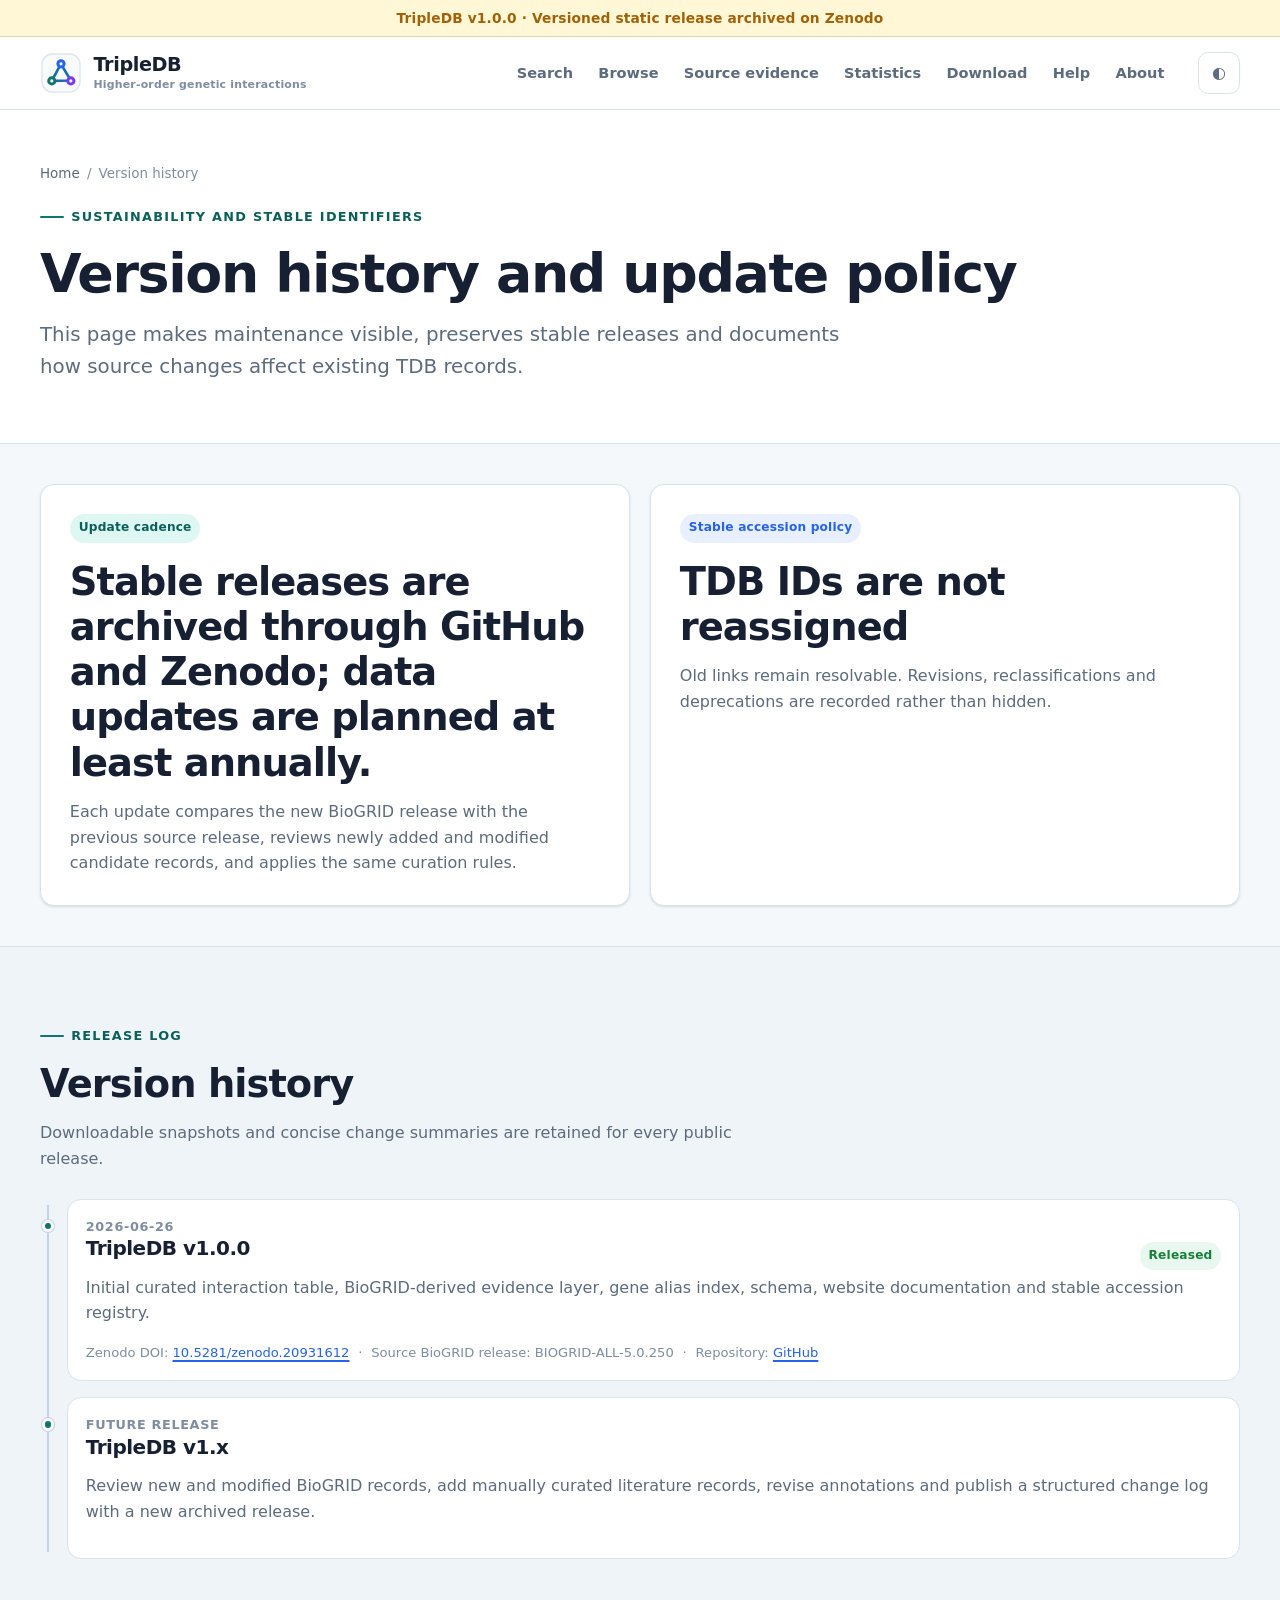
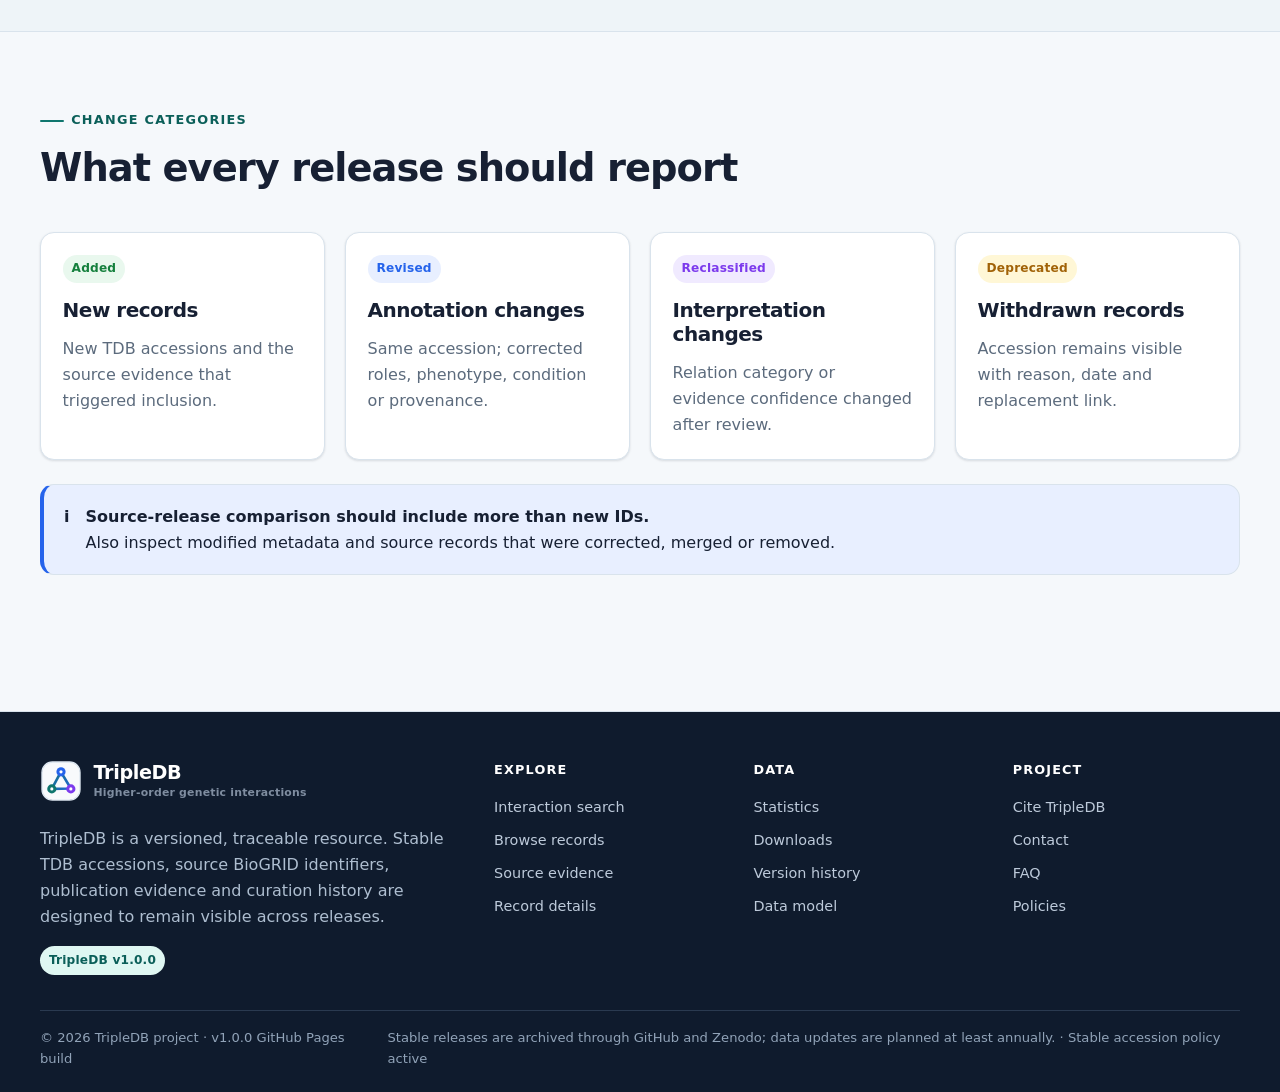
<file: updates.html>
<!doctype html>
<html lang="en">
<head>
  <meta charset="utf-8">
  <meta name="viewport" content="width=device-width, initial-scale=1">
  <meta name="description" content="Release history, stable accession and maintenance policy for TripleDB.">
  <meta name="theme-color" content="#0f766e">
  <title>Version history | TripleDB</title>
  <link rel="icon" href="assets/img/favicon.svg" type="image/svg+xml">
  <link rel="stylesheet" href="assets/css/styles.css">
  <script defer src="assets/js/config.js"></script>
  <script defer src="assets/js/data-adapter.js"></script>
  <script defer src="assets/js/app.js"></script>
</head>
<body class="" data-page="updates">
<a class="skip-link" href="#main">Skip to main content</a>
<div class="prototype-banner">TripleDB v1.0.0 · Versioned static release archived on Zenodo</div>
<header class="site-header">
  <div class="container header-inner">
    <a class="brand" href="index.html" aria-label="TripleDB home">
      <img src="assets/img/tripledb-mark.svg" alt="" width="42" height="42">
      <span class="brand-copy">
        <span class="brand-name">TripleDB</span>
        <span class="brand-tagline">Higher-order genetic interactions</span>
      </span>
    </a>
    <nav class="primary-nav" id="primary-nav" aria-label="Primary navigation">
      <ul><li><a href="search.html">Search</a></li><li><a href="browse.html">Browse</a></li><li><a href="evidence.html">Source evidence</a></li><li><a href="statistics.html">Statistics</a></li><li><a href="downloads.html">Download</a></li><li><a href="documentation.html">Help</a></li><li><a href="about.html">About</a></li></ul>
    </nav>
    <div class="header-actions">
      <button class="icon-button" id="theme-toggle" type="button" aria-label="Use dark theme" title="Change theme">◐</button>
      <button class="icon-button menu-button" id="menu-button" type="button" aria-controls="primary-nav" aria-expanded="false" aria-label="Open navigation">☰</button>
    </div>
  </div>
</header>
<main id="main">

<section class="page-hero"><div class="container"><div class="breadcrumbs"><a href="index.html">Home</a><span>/</span><span>Version history</span></div><div class="eyebrow">Sustainability and stable identifiers</div><h1>Version history and update policy</h1><p class="lede">This page makes maintenance visible, preserves stable releases and documents how source changes affect existing TDB records.</p></div></section>
<section class="page-section compact"><div class="container"><div class="grid grid-2"><article class="card pad-lg"><span class="badge primary">Update cadence</span><h2 class="mt-2" data-config="updatePolicy">Stable releases are archived through GitHub and Zenodo; data updates are planned at least annually.</h2><p class="muted">Each update compares the new BioGRID release with the previous source release, reviews newly added and modified candidate records, and applies the same curation rules.</p></article><article class="card pad-lg"><span class="badge secondary">Stable accession policy</span><h2 class="mt-2">TDB IDs are not reassigned</h2><p class="muted">Old links remain resolvable. Revisions, reclassifications and deprecations are recorded rather than hidden.</p></article></div></div></section>
<section class="page-section soft"><div class="container"><div class="section-heading"><div><div class="eyebrow">Release log</div><h2>Version history</h2><p>Downloadable snapshots and concise change summaries are retained for every public release.</p></div></div><div class="timeline"><div class="timeline-item"><div class="timeline-date">2026-06-26</div><div class="flex items-center justify-between gap-2 flex-wrap"><h3>TripleDB v1.0.0</h3><span class="badge success">Released</span></div><p class="muted">Initial curated interaction table, BioGRID-derived evidence layer, gene alias index, schema, website documentation and stable accession registry.</p><div class="download-meta"><span>Zenodo DOI: <a href="https://doi.org/10.5281/zenodo.20931612" target="_blank" rel="noopener noreferrer">10.5281/zenodo.20931612</a></span><span>·</span><span>Source BioGRID release: BIOGRID-ALL-5.0.250</span><span>·</span><span>Repository: <a href="https://github.com/Peneapple/TripleDB" target="_blank" rel="noopener noreferrer">GitHub</a></span></div></div><div class="timeline-item"><div class="timeline-date">Future release</div><h3>TripleDB v1.x</h3><p class="muted">Review new and modified BioGRID records, add manually curated literature records, revise annotations and publish a structured change log with a new archived release.</p></div></div></div></section>
<section class="page-section"><div class="container"><div class="section-heading"><div><div class="eyebrow">Change categories</div><h2>What every release should report</h2></div></div><div class="grid grid-4"><article class="card pad"><span class="badge success">Added</span><h3 class="mt-2">New records</h3><p class="muted">New TDB accessions and the source evidence that triggered inclusion.</p></article><article class="card pad"><span class="badge secondary">Revised</span><h3 class="mt-2">Annotation changes</h3><p class="muted">Same accession; corrected roles, phenotype, condition or provenance.</p></article><article class="card pad"><span class="badge accent">Reclassified</span><h3 class="mt-2">Interpretation changes</h3><p class="muted">Relation category or evidence confidence changed after review.</p></article><article class="card pad"><span class="badge warning">Deprecated</span><h3 class="mt-2">Withdrawn records</h3><p class="muted">Accession remains visible with reason, date and replacement link.</p></article></div><div class="callout info mt-3"><div class="callout-icon">i</div><div><strong>Source-release comparison should include more than new IDs.</strong><p>Also inspect modified metadata and source records that were corrected, merged or removed.</p></div></div></div></section>

</main>
<footer class="site-footer">
  <div class="container footer-main">
    <div class="footer-brand">
      <a class="brand" href="index.html">
        <img src="assets/img/tripledb-mark.svg" alt="" width="42" height="42">
        <span class="brand-copy"><span class="brand-name">TripleDB</span><span class="brand-tagline">Higher-order genetic interactions</span></span>
      </a>
      <p>TripleDB is a versioned, traceable resource. Stable TDB accessions, source BioGRID identifiers, publication evidence and curation history are designed to remain visible across releases.</p>
      <span class="badge primary" data-config="releaseLabel">v1.0.0</span>
    </div>
    <div>
      <div class="footer-heading">Explore</div>
      <ul class="footer-links">
        <li><a href="search.html">Interaction search</a></li>
        <li><a href="browse.html">Browse records</a></li>
        <li><a href="evidence.html">Source evidence</a></li>
        <li><a href="record.html">Record details</a></li>
      </ul>
    </div>
    <div>
      <div class="footer-heading">Data</div>
      <ul class="footer-links">
        <li><a href="statistics.html">Statistics</a></li>
        <li><a href="downloads.html">Downloads</a></li>
        <li><a href="updates.html">Version history</a></li>
        <li><a href="documentation.html#data-model">Data model</a></li>
      </ul>
    </div>
    <div>
      <div class="footer-heading">Project</div>
      <ul class="footer-links">
        <li><a href="about.html#citation">Cite TripleDB</a></li>
        <li><a href="about.html#contact">Contact</a></li>
        <li><a href="documentation.html#faq">FAQ</a></li>
        <li><a href="about.html#policies">Policies</a></li>
      </ul>
    </div>
  </div>
  <div class="container footer-bottom">
    <div>© <span data-current-year></span> TripleDB project · v1.0.0 GitHub Pages build</div>
    <div><span data-config="updatePolicy">Stable releases are archived through GitHub and Zenodo; data updates are planned at least annually.</span> · Stable accession policy active</div>
  </div>
</footer>
</body>
</html>
</file>
<file: assets/css/styles.css>
:root {
  color-scheme: light;
  --bg: #f5f8fb;
  --surface: #ffffff;
  --surface-2: #eef4f8;
  --surface-3: #e7eef5;
  --text: #172033;
  --muted: #5c6b7d;
  --subtle: #7f8da0;
  --line: #d9e3ec;
  --line-strong: #c5d2df;
  --primary: #0f766e;
  --primary-strong: #0b5f59;
  --primary-soft: #dff7f2;
  --secondary: #2563eb;
  --secondary-soft: #e8efff;
  --accent: #7c3aed;
  --accent-soft: #f0eaff;
  --warning: #a16207;
  --warning-soft: #fff7d6;
  --danger: #b42318;
  --danger-soft: #feeceb;
  --success: #15803d;
  --success-soft: #e9f8ee;
  --shadow-sm: 0 1px 2px rgba(15, 23, 42, 0.05), 0 1px 3px rgba(15, 23, 42, 0.08);
  --shadow-md: 0 10px 30px rgba(23, 32, 51, 0.08);
  --shadow-lg: 0 18px 54px rgba(23, 32, 51, 0.12);
  --radius-sm: 8px;
  --radius-md: 14px;
  --radius-lg: 22px;
  --radius-xl: 30px;
  --max-width: 1200px;
  --header-height: 72px;
  --font-sans: Inter, ui-sans-serif, system-ui, -apple-system, BlinkMacSystemFont, "Segoe UI", sans-serif;
  --font-mono: "SFMono-Regular", Consolas, "Liberation Mono", monospace;
}

html[data-theme="dark"] {
  color-scheme: dark;
  --bg: #0d1524;
  --surface: #131e31;
  --surface-2: #18263b;
  --surface-3: #22334d;
  --text: #eef4fb;
  --muted: #b2c0d0;
  --subtle: #8fa0b4;
  --line: #2d405b;
  --line-strong: #40536d;
  --primary: #4fd1c5;
  --primary-strong: #72e3d8;
  --primary-soft: #173b3a;
  --secondary: #7ba5ff;
  --secondary-soft: #1d3155;
  --accent: #b894ff;
  --accent-soft: #342757;
  --warning: #f6c453;
  --warning-soft: #4a3b14;
  --danger: #ff8c84;
  --danger-soft: #4a2326;
  --success: #6ee7a0;
  --success-soft: #183d29;
  --shadow-sm: 0 1px 2px rgba(0, 0, 0, 0.28);
  --shadow-md: 0 14px 36px rgba(0, 0, 0, 0.28);
  --shadow-lg: 0 22px 64px rgba(0, 0, 0, 0.34);
}

*, *::before, *::after { box-sizing: border-box; }
html { scroll-behavior: smooth; }
body {
  margin: 0;
  min-height: 100vh;
  background: var(--bg);
  color: var(--text);
  font-family: var(--font-sans);
  font-size: 16px;
  line-height: 1.62;
  text-rendering: optimizeLegibility;
}
img, svg { max-width: 100%; }
a { color: var(--secondary); text-decoration-thickness: 1.5px; text-underline-offset: 3px; }
a:hover { color: var(--primary); }
button, input, select, textarea { font: inherit; }
button, [role="button"] { cursor: pointer; }
button:disabled, input:disabled, select:disabled { cursor: not-allowed; opacity: 0.62; }
code, pre, .mono { font-family: var(--font-mono); }
code {
  padding: 0.08rem 0.35rem;
  border: 1px solid var(--line);
  border-radius: 6px;
  background: var(--surface-2);
  font-size: 0.9em;
}
pre {
  overflow: auto;
  padding: 1rem 1.1rem;
  border: 1px solid var(--line);
  border-radius: var(--radius-md);
  background: #111827;
  color: #e5edf7;
  line-height: 1.55;
}
hr { border: 0; border-top: 1px solid var(--line); margin: 2rem 0; }

.skip-link {
  position: fixed;
  z-index: 9999;
  top: 0.5rem;
  left: 0.5rem;
  transform: translateY(-150%);
  padding: 0.65rem 0.9rem;
  border-radius: var(--radius-sm);
  background: var(--text);
  color: var(--surface);
  font-weight: 700;
  transition: transform 160ms ease;
}
.skip-link:focus { transform: translateY(0); }

.prototype-banner {
  padding: 0.42rem 1rem;
  background: var(--warning-soft);
  color: var(--warning);
  border-bottom: 1px solid color-mix(in srgb, var(--warning) 24%, transparent);
  text-align: center;
  font-size: 0.86rem;
  font-weight: 700;
  letter-spacing: 0.01em;
}

.container {
  width: min(calc(100% - 2rem), var(--max-width));
  margin-inline: auto;
}
.container.narrow { max-width: 900px; }
.container.wide { max-width: 1380px; }

.site-header {
  position: sticky;
  z-index: 1000;
  top: 0;
  min-height: var(--header-height);
  border-bottom: 1px solid var(--line);
  background: color-mix(in srgb, var(--surface) 92%, transparent);
  backdrop-filter: blur(18px);
}
.header-inner {
  min-height: var(--header-height);
  display: flex;
  align-items: center;
  gap: 1.4rem;
}
.brand {
  display: inline-flex;
  align-items: center;
  gap: 0.72rem;
  color: var(--text);
  text-decoration: none;
  white-space: nowrap;
}
.brand img { width: 42px; height: 42px; }
.brand-copy { display: flex; flex-direction: column; line-height: 1.05; }
.brand-name { font-size: 1.2rem; font-weight: 850; letter-spacing: -0.02em; }
.brand-tagline { margin-top: 0.25rem; color: var(--subtle); font-size: 0.68rem; font-weight: 650; letter-spacing: 0.02em; }

.primary-nav { margin-left: auto; }
.primary-nav ul {
  display: flex;
  align-items: center;
  gap: 0.18rem;
  margin: 0;
  padding: 0;
  list-style: none;
}
.primary-nav a {
  display: inline-flex;
  align-items: center;
  min-height: 42px;
  padding: 0.5rem 0.7rem;
  border-radius: 9px;
  color: var(--muted);
  text-decoration: none;
  font-size: 0.91rem;
  font-weight: 680;
}
.primary-nav a:hover { background: var(--surface-2); color: var(--text); }
.primary-nav a[aria-current="page"] { background: var(--primary-soft); color: var(--primary-strong); }
.header-actions { display: flex; align-items: center; gap: 0.5rem; }
.icon-button {
  display: inline-flex;
  align-items: center;
  justify-content: center;
  min-width: 42px;
  min-height: 42px;
  padding: 0.45rem;
  border: 1px solid var(--line);
  border-radius: 10px;
  background: var(--surface);
  color: var(--muted);
}
.icon-button:hover { border-color: var(--line-strong); color: var(--text); background: var(--surface-2); }
.menu-button { display: none; }

main { min-height: 62vh; }
.page-section { padding: 4.5rem 0; }
.page-section.compact { padding: 2.5rem 0; }
.page-section.surface { background: var(--surface); border-block: 1px solid var(--line); }
.page-section.soft { background: var(--surface-2); border-block: 1px solid var(--line); }

.hero {
  position: relative;
  overflow: hidden;
  padding: 5.4rem 0 4.8rem;
  background:
    radial-gradient(circle at 10% 14%, color-mix(in srgb, var(--primary) 14%, transparent), transparent 31%),
    radial-gradient(circle at 88% 10%, color-mix(in srgb, var(--secondary) 14%, transparent), transparent 30%),
    var(--surface);
  border-bottom: 1px solid var(--line);
}
.hero::after {
  content: "";
  position: absolute;
  inset: auto -8% -58% auto;
  width: 540px;
  height: 540px;
  border: 1px solid color-mix(in srgb, var(--primary) 18%, transparent);
  border-radius: 50%;
  box-shadow: 0 0 0 60px color-mix(in srgb, var(--secondary) 5%, transparent), 0 0 0 130px color-mix(in srgb, var(--accent) 4%, transparent);
  pointer-events: none;
}
.hero-grid {
  position: relative;
  z-index: 1;
  display: grid;
  grid-template-columns: minmax(0, 1.3fr) minmax(300px, 0.7fr);
  gap: 3rem;
  align-items: center;
}
.eyebrow {
  display: inline-flex;
  align-items: center;
  gap: 0.45rem;
  margin-bottom: 0.9rem;
  color: var(--primary-strong);
  font-size: 0.8rem;
  font-weight: 850;
  letter-spacing: 0.1em;
  text-transform: uppercase;
}
.eyebrow::before { content: ""; width: 24px; height: 2px; border-radius: 999px; background: var(--primary); }
h1, h2, h3, h4 { margin: 0 0 0.85rem; line-height: 1.18; letter-spacing: -0.025em; }
h1 { font-size: clamp(2.5rem, 5.2vw, 4.9rem); }
h2 { font-size: clamp(1.8rem, 3vw, 2.65rem); }
h3 { font-size: 1.25rem; }
h4 { font-size: 1rem; }
p { margin: 0 0 1rem; }
.lede { max-width: 760px; color: var(--muted); font-size: clamp(1.06rem, 1.7vw, 1.24rem); }
.hero-actions { display: flex; flex-wrap: wrap; gap: 0.75rem; margin-top: 1.15rem; }

.hero-visual {
  position: relative;
  min-height: 345px;
  display: grid;
  place-items: center;
}
.network-orbit {
  position: relative;
  width: 330px;
  height: 330px;
  border: 1px solid color-mix(in srgb, var(--line-strong) 78%, transparent);
  border-radius: 50%;
  background: color-mix(in srgb, var(--surface) 88%, transparent);
  box-shadow: inset 0 0 0 36px color-mix(in srgb, var(--surface-2) 45%, transparent), var(--shadow-md);
}
.network-orbit::before,
.network-orbit::after {
  content: "";
  position: absolute;
  inset: 50% auto auto 50%;
  width: 188px;
  height: 2px;
  transform-origin: 0 50%;
  background: linear-gradient(90deg, var(--primary), var(--secondary));
  opacity: 0.54;
}
.network-orbit::before { transform: rotate(-34deg); }
.network-orbit::after { transform: rotate(33deg); }
.node {
  position: absolute;
  display: grid;
  place-items: center;
  width: 78px;
  height: 78px;
  border: 7px solid var(--surface);
  border-radius: 50%;
  color: white;
  font-weight: 900;
  box-shadow: var(--shadow-md);
}
.node-a { top: 25px; left: 125px; background: var(--secondary); }
.node-b { bottom: 42px; left: 34px; background: var(--primary); }
.node-c { right: 34px; bottom: 42px; background: var(--accent); }
.node-center {
  top: 124px;
  left: 124px;
  width: 82px;
  height: 82px;
  background: var(--surface);
  color: var(--text);
  border: 1px solid var(--line);
  font-size: 0.78rem;
  text-align: center;
  line-height: 1.25;
}

.search-panel {
  margin-top: 1.55rem;
  max-width: 850px;
  padding: 0.62rem;
  border: 1px solid var(--line-strong);
  border-radius: 16px;
  background: var(--surface);
  box-shadow: var(--shadow-md);
}
.search-row { display: grid; grid-template-columns: minmax(0, 1fr) 174px auto; gap: 0.55rem; }
.search-input-wrap { position: relative; }
.search-input-wrap::before {
  content: "⌕";
  position: absolute;
  top: 50%;
  left: 0.9rem;
  transform: translateY(-50%);
  color: var(--subtle);
  font-size: 1.35rem;
  line-height: 1;
}
.search-input, .form-control, .form-select, textarea {
  width: 100%;
  border: 1px solid var(--line);
  border-radius: 10px;
  background: var(--surface);
  color: var(--text);
  outline: none;
}
.search-input { height: 50px; padding: 0.72rem 0.9rem 0.72rem 2.55rem; border-color: transparent; background: var(--surface-2); }
.form-control, .form-select { min-height: 44px; padding: 0.64rem 0.76rem; }
textarea { min-height: 120px; padding: 0.75rem; resize: vertical; }
.search-input:focus, .form-control:focus, .form-select:focus, textarea:focus { border-color: var(--secondary); box-shadow: 0 0 0 3px color-mix(in srgb, var(--secondary) 18%, transparent); }
.search-hint { margin: 0.65rem 0.35rem 0.1rem; color: var(--subtle); font-size: 0.82rem; }

.btn {
  display: inline-flex;
  align-items: center;
  justify-content: center;
  gap: 0.48rem;
  min-height: 44px;
  padding: 0.68rem 1rem;
  border: 1px solid transparent;
  border-radius: 10px;
  text-decoration: none;
  font-weight: 780;
  line-height: 1.1;
  transition: transform 120ms ease, box-shadow 120ms ease, background-color 120ms ease, border-color 120ms ease;
}
.btn:hover { transform: translateY(-1px); }
.btn-primary { background: var(--primary); color: white; box-shadow: 0 7px 18px color-mix(in srgb, var(--primary) 22%, transparent); }
.btn-primary:hover { background: var(--primary-strong); color: white; }
.btn-secondary { background: var(--secondary); color: white; }
.btn-secondary:hover { background: color-mix(in srgb, var(--secondary) 84%, black); color: white; }
.btn-outline { border-color: var(--line-strong); background: var(--surface); color: var(--text); }
.btn-outline:hover { border-color: var(--primary); background: var(--primary-soft); color: var(--primary-strong); }
.btn-ghost { background: transparent; color: var(--muted); }
.btn-ghost:hover { background: var(--surface-2); color: var(--text); }
.btn-sm { min-height: 36px; padding: 0.48rem 0.72rem; font-size: 0.87rem; }
.btn-lg { min-height: 50px; padding-inline: 1.25rem; }

.badge {
  display: inline-flex;
  align-items: center;
  gap: 0.32rem;
  width: fit-content;
  padding: 0.28rem 0.56rem;
  border-radius: 999px;
  background: var(--surface-2);
  color: var(--muted);
  font-size: 0.76rem;
  font-weight: 800;
  letter-spacing: 0.015em;
}
.badge.primary { background: var(--primary-soft); color: var(--primary-strong); }
.badge.secondary { background: var(--secondary-soft); color: var(--secondary); }
.badge.accent { background: var(--accent-soft); color: var(--accent); }
.badge.warning { background: var(--warning-soft); color: var(--warning); }
.badge.success { background: var(--success-soft); color: var(--success); }

.section-heading { display: flex; align-items: end; justify-content: space-between; gap: 1rem; margin-bottom: 1.7rem; }
.section-heading p { max-width: 700px; margin: 0; color: var(--muted); }
.section-title-group > :last-child { margin-bottom: 0; }

.grid { display: grid; gap: 1.25rem; }
.grid-2 { grid-template-columns: repeat(2, minmax(0, 1fr)); }
.grid-3 { grid-template-columns: repeat(3, minmax(0, 1fr)); }
.grid-4 { grid-template-columns: repeat(4, minmax(0, 1fr)); }
.card {
  border: 1px solid var(--line);
  border-radius: var(--radius-md);
  background: var(--surface);
  box-shadow: var(--shadow-sm);
}
.card.pad { padding: 1.35rem; }
.card.pad-lg { padding: 1.8rem; }
.card.hover { transition: transform 150ms ease, box-shadow 150ms ease, border-color 150ms ease; }
.card.hover:hover { transform: translateY(-3px); border-color: color-mix(in srgb, var(--primary) 38%, var(--line)); box-shadow: var(--shadow-md); }
.card h3 a { color: var(--text); text-decoration: none; }
.card h3 a:hover { color: var(--primary); }
.card p:last-child { margin-bottom: 0; }
.card-icon {
  display: grid;
  place-items: center;
  width: 46px;
  height: 46px;
  margin-bottom: 1rem;
  border-radius: 12px;
  background: var(--primary-soft);
  color: var(--primary-strong);
  font-size: 1.25rem;
  font-weight: 900;
}
.card-icon.blue { background: var(--secondary-soft); color: var(--secondary); }
.card-icon.purple { background: var(--accent-soft); color: var(--accent); }

.stat-strip {
  display: grid;
  grid-template-columns: repeat(auto-fit, minmax(180px, 1fr));
  border: 1px solid var(--line);
  border-radius: var(--radius-lg);
  background: var(--surface);
  box-shadow: var(--shadow-sm);
  overflow: hidden;
}
.stat-item { padding: 1.45rem 1.25rem; border-right: 1px solid var(--line); }
.stat-item:last-child { border-right: 0; }
.stat-value { display: block; margin-bottom: 0.25rem; font-size: 2rem; font-weight: 900; letter-spacing: -0.035em; }
.stat-label { color: var(--muted); font-size: 0.88rem; font-weight: 700; }
.stat-note { margin-top: 0.35rem; color: var(--subtle); font-size: 0.76rem; }

.pipeline {
  display: grid;
  grid-template-columns: repeat(4, minmax(0, 1fr));
  gap: 1rem;
  align-items: stretch;
}
.pipeline-step {
  position: relative;
  padding: 1.25rem;
  border: 1px solid var(--line);
  border-radius: var(--radius-md);
  background: var(--surface);
}
.pipeline-step:not(:last-child)::after {
  content: "→";
  position: absolute;
  z-index: 2;
  top: 50%;
  right: -1.05rem;
  transform: translateY(-50%);
  display: grid;
  place-items: center;
  width: 1.9rem;
  height: 1.9rem;
  border: 1px solid var(--line);
  border-radius: 50%;
  background: var(--surface);
  color: var(--primary);
  font-weight: 900;
}
.pipeline-number { color: var(--primary); font-size: 0.77rem; font-weight: 900; letter-spacing: 0.1em; }
.pipeline-step h3 { margin-top: 0.45rem; }
.pipeline-step p { margin: 0; color: var(--muted); font-size: 0.9rem; }

.callout {
  display: flex;
  gap: 1rem;
  padding: 1.15rem 1.25rem;
  border: 1px solid var(--line);
  border-left: 4px solid var(--primary);
  border-radius: var(--radius-md);
  background: var(--surface);
}
.callout.warning { border-left-color: var(--warning); background: var(--warning-soft); }
.callout.info { border-left-color: var(--secondary); background: var(--secondary-soft); }
.callout.success { border-left-color: var(--success); background: var(--success-soft); }
.callout-icon { flex: 0 0 auto; font-weight: 900; }
.callout p:last-child { margin-bottom: 0; }

.page-hero {
  padding: 3.3rem 0 2.7rem;
  border-bottom: 1px solid var(--line);
  background: var(--surface);
}
.page-hero h1 { font-size: clamp(2.1rem, 4.2vw, 3.5rem); }
.page-hero .lede { max-width: 840px; }
.breadcrumbs { display: flex; flex-wrap: wrap; gap: 0.45rem; margin-bottom: 1rem; color: var(--subtle); font-size: 0.84rem; }
.breadcrumbs a { color: var(--muted); text-decoration: none; }
.breadcrumbs a:hover { color: var(--primary); }

.layout-sidebar { display: grid; grid-template-columns: 260px minmax(0, 1fr); gap: 1.5rem; align-items: start; }
.sidebar-card { position: sticky; top: calc(var(--header-height) + 1.5rem); }
.filter-group { padding: 1rem 0; border-bottom: 1px solid var(--line); }
.filter-group:first-child { padding-top: 0; }
.filter-group:last-child { border-bottom: 0; padding-bottom: 0; }
.filter-group h3 { margin-bottom: 0.65rem; font-size: 0.94rem; }
.check-list { display: grid; gap: 0.45rem; }
.check-row { display: flex; gap: 0.55rem; align-items: flex-start; color: var(--muted); font-size: 0.9rem; }
.check-row input { margin-top: 0.3rem; }

.result-toolbar {
  display: flex;
  flex-wrap: wrap;
  align-items: center;
  justify-content: space-between;
  gap: 0.75rem;
  margin-bottom: 0.9rem;
}
.result-count { font-weight: 850; }
.toolbar-actions { display: flex; flex-wrap: wrap; gap: 0.5rem; }
.table-wrap {
  overflow-x: auto;
  border: 1px solid var(--line);
  border-radius: var(--radius-md);
  background: var(--surface);
}
table { width: 100%; border-collapse: collapse; font-size: 0.9rem; }
th, td { padding: 0.82rem 0.9rem; border-bottom: 1px solid var(--line); text-align: left; vertical-align: top; }
th { background: var(--surface-2); color: var(--muted); font-size: 0.78rem; font-weight: 850; letter-spacing: 0.04em; text-transform: uppercase; white-space: nowrap; }
tbody tr:last-child td { border-bottom: 0; }
tbody tr:hover td { background: color-mix(in srgb, var(--primary-soft) 35%, var(--surface)); }
.table-empty td { padding: 3rem 1rem; text-align: center; color: var(--muted); }

.empty-state {
  display: grid;
  place-items: center;
  min-height: 300px;
  padding: 2.5rem 1.25rem;
  border: 1px dashed var(--line-strong);
  border-radius: var(--radius-md);
  background: var(--surface);
  text-align: center;
}
.empty-state > div { max-width: 540px; }
.empty-state-icon {
  display: grid;
  place-items: center;
  width: 64px;
  height: 64px;
  margin: 0 auto 1rem;
  border-radius: 18px;
  background: var(--surface-2);
  color: var(--primary);
  font-size: 1.7rem;
  font-weight: 900;
}
.empty-state p { color: var(--muted); }

.record-header {
  display: flex;
  align-items: flex-start;
  justify-content: space-between;
  gap: 1.25rem;
}
.record-id { font-family: var(--font-mono); font-size: clamp(2rem, 4vw, 3.2rem); letter-spacing: -0.04em; }
.record-actions { display: flex; flex-wrap: wrap; justify-content: flex-end; gap: 0.5rem; }
.record-meta { display: flex; flex-wrap: wrap; gap: 0.55rem; margin-top: 0.9rem; }
.record-layout { display: grid; grid-template-columns: minmax(0, 1fr) 310px; gap: 1.5rem; align-items: start; }
.record-section { padding: 1.4rem; border: 1px solid var(--line); border-radius: var(--radius-md); background: var(--surface); }
.record-section + .record-section { margin-top: 1rem; }
.definition-grid { display: grid; grid-template-columns: 190px minmax(0, 1fr); gap: 0; }
.definition-grid dt, .definition-grid dd { margin: 0; padding: 0.78rem 0; border-bottom: 1px solid var(--line); }
.definition-grid dt { color: var(--muted); font-size: 0.86rem; font-weight: 800; }
.definition-grid dd { overflow-wrap: anywhere; }
.definition-grid dt:last-of-type, .definition-grid dd:last-of-type { border-bottom: 0; }
.gene-pills { display: flex; flex-wrap: wrap; gap: 0.55rem; }
.gene-pill { padding: 0.5rem 0.68rem; border: 1px solid var(--line); border-radius: 10px; background: var(--surface-2); font-family: var(--font-mono); font-weight: 750; }
.evidence-quote { margin: 0; padding: 1rem 1.1rem; border-left: 4px solid var(--secondary); background: var(--surface-2); color: var(--muted); font-style: italic; }
.side-list { display: grid; gap: 0.75rem; }
.side-list-item { padding-bottom: 0.75rem; border-bottom: 1px solid var(--line); }
.side-list-item:last-child { padding-bottom: 0; border-bottom: 0; }
.side-label { display: block; color: var(--subtle); font-size: 0.76rem; font-weight: 850; letter-spacing: 0.06em; text-transform: uppercase; }
.side-value { margin-top: 0.2rem; font-weight: 720; }

.alpha-index { display: flex; flex-wrap: wrap; gap: 0.35rem; }
.alpha-index a, .alpha-index span {
  display: grid;
  place-items: center;
  width: 36px;
  height: 36px;
  border: 1px solid var(--line);
  border-radius: 8px;
  background: var(--surface);
  color: var(--muted);
  text-decoration: none;
  font-weight: 750;
}
.alpha-index a:hover { border-color: var(--primary); color: var(--primary); background: var(--primary-soft); }

.chart-placeholder {
  position: relative;
  min-height: 280px;
  overflow: hidden;
  border: 1px dashed var(--line-strong);
  border-radius: var(--radius-md);
  background:
    linear-gradient(to right, transparent 49.6%, color-mix(in srgb, var(--line) 70%, transparent) 50%, transparent 50.4%),
    linear-gradient(to bottom, transparent 49.6%, color-mix(in srgb, var(--line) 70%, transparent) 50%, transparent 50.4%),
    var(--surface);
  background-size: 64px 64px;
}
.chart-placeholder::after {
  content: attr(data-label);
  position: absolute;
  inset: 50% auto auto 50%;
  transform: translate(-50%, -50%);
  padding: 0.45rem 0.7rem;
  border: 1px solid var(--line);
  border-radius: 999px;
  background: var(--surface);
  color: var(--subtle);
  font-size: 0.82rem;
  font-weight: 800;
  white-space: nowrap;
}
.chart-bars { position: absolute; inset: 15% 8% 12%; display: flex; align-items: end; gap: 5%; opacity: 0.42; }
.chart-bars span { flex: 1; min-height: 10%; border-radius: 8px 8px 0 0; background: linear-gradient(var(--secondary), var(--primary)); }
.chart-bars span:nth-child(1) { height: 28%; }
.chart-bars span:nth-child(2) { height: 46%; }
.chart-bars span:nth-child(3) { height: 66%; }
.chart-bars span:nth-child(4) { height: 38%; }
.chart-bars span:nth-child(5) { height: 78%; }
.chart-bars span:nth-child(6) { height: 56%; }

.download-card { display: grid; grid-template-columns: minmax(0, 1fr) auto; gap: 1rem; align-items: center; padding: 1.35rem; border: 1px solid var(--line); border-radius: var(--radius-md); background: var(--surface); }
.download-card + .download-card { margin-top: 0.8rem; }
.download-meta { display: flex; flex-wrap: wrap; gap: 0.55rem; margin-top: 0.5rem; color: var(--subtle); font-size: 0.82rem; }

.docs-layout { display: grid; grid-template-columns: 250px minmax(0, 1fr); gap: 2rem; align-items: start; }
.docs-nav { position: sticky; top: calc(var(--header-height) + 1.5rem); padding: 1rem; border: 1px solid var(--line); border-radius: var(--radius-md); background: var(--surface); }
.docs-nav h2 { margin-bottom: 0.65rem; font-size: 0.88rem; color: var(--subtle); letter-spacing: 0.08em; text-transform: uppercase; }
.docs-nav ul { display: grid; gap: 0.2rem; margin: 0; padding: 0; list-style: none; }
.docs-nav a { display: block; padding: 0.42rem 0.55rem; border-radius: 7px; color: var(--muted); text-decoration: none; font-size: 0.9rem; font-weight: 650; }
.docs-nav a:hover { background: var(--surface-2); color: var(--text); }
.docs-content > section { scroll-margin-top: calc(var(--header-height) + 2rem); padding-bottom: 2.4rem; margin-bottom: 2.4rem; border-bottom: 1px solid var(--line); }
.docs-content > section:last-child { border-bottom: 0; margin-bottom: 0; }
.field-list { display: grid; gap: 0.55rem; }
.field-row { display: grid; grid-template-columns: 210px minmax(0, 1fr); gap: 1rem; padding: 0.8rem 0.9rem; border: 1px solid var(--line); border-radius: 10px; background: var(--surface); }
.field-name { font-family: var(--font-mono); font-size: 0.88rem; font-weight: 800; }
.field-description { color: var(--muted); font-size: 0.9rem; }

details { border: 1px solid var(--line); border-radius: 10px; background: var(--surface); }
details + details { margin-top: 0.65rem; }
summary { padding: 0.9rem 1rem; font-weight: 780; cursor: pointer; }
details[open] summary { border-bottom: 1px solid var(--line); }
.details-body { padding: 1rem; color: var(--muted); }
.details-body > :last-child { margin-bottom: 0; }

.timeline { position: relative; display: grid; gap: 1rem; padding-left: 1.7rem; }
.timeline::before { content: ""; position: absolute; top: 0.4rem; bottom: 0.4rem; left: 0.45rem; width: 2px; background: var(--line-strong); }
.timeline-item { position: relative; padding: 1.05rem 1.1rem; border: 1px solid var(--line); border-radius: var(--radius-md); background: var(--surface); }
.timeline-item::before { content: ""; position: absolute; top: 1.25rem; left: -1.65rem; width: 0.78rem; height: 0.78rem; border: 3px solid var(--surface); border-radius: 50%; background: var(--primary); box-shadow: 0 0 0 1px var(--line-strong); }
.timeline-date { color: var(--subtle); font-size: 0.8rem; font-weight: 800; letter-spacing: 0.05em; text-transform: uppercase; }

.two-column-text { columns: 2; column-gap: 2rem; }
.list-clean { margin: 0; padding: 0; list-style: none; }
.list-check { display: grid; gap: 0.58rem; margin: 0; padding: 0; list-style: none; }
.list-check li { position: relative; padding-left: 1.6rem; }
.list-check li::before { content: "✓"; position: absolute; left: 0; color: var(--primary); font-weight: 900; }
.visually-hidden {
  position: absolute !important;
  width: 1px !important;
  height: 1px !important;
  padding: 0 !important;
  margin: -1px !important;
  overflow: hidden !important;
  clip: rect(0, 0, 0, 0) !important;
  white-space: nowrap !important;
  border: 0 !important;
}
.muted { color: var(--muted); }
.subtle { color: var(--subtle); }
.small { font-size: 0.86rem; }
.text-center { text-align: center; }
.mt-0 { margin-top: 0; }
.mt-1 { margin-top: 0.5rem; }
.mt-2 { margin-top: 1rem; }
.mt-3 { margin-top: 1.5rem; }
.mt-4 { margin-top: 2rem; }
.mb-0 { margin-bottom: 0; }
.flex { display: flex; }
.flex-wrap { flex-wrap: wrap; }
.items-center { align-items: center; }
.justify-between { justify-content: space-between; }
.gap-1 { gap: 0.5rem; }
.gap-2 { gap: 1rem; }

.site-footer { margin-top: 4rem; border-top: 1px solid var(--line); background: #0f1b2d; color: #dce7f3; }
.footer-main { display: grid; grid-template-columns: 1.3fr repeat(3, minmax(130px, 0.7fr)); gap: 2rem; padding: 3rem 0 2.2rem; }
.footer-brand .brand { color: white; }
.footer-brand p { max-width: 430px; margin-top: 1rem; color: #aebed0; }
.footer-heading { margin-bottom: 0.8rem; color: white; font-size: 0.8rem; font-weight: 850; letter-spacing: 0.09em; text-transform: uppercase; }
.footer-links { display: grid; gap: 0.45rem; margin: 0; padding: 0; list-style: none; }
.footer-links a { color: #bdcada; text-decoration: none; font-size: 0.9rem; }
.footer-links a:hover { color: white; }
.footer-bottom { display: flex; justify-content: space-between; gap: 1rem; padding: 1rem 0 1.4rem; border-top: 1px solid #2a3a50; color: #91a3b8; font-size: 0.82rem; }

.toast {
  position: fixed;
  z-index: 2000;
  right: 1rem;
  bottom: 1rem;
  max-width: 340px;
  padding: 0.8rem 1rem;
  border: 1px solid var(--line-strong);
  border-radius: 10px;
  background: var(--surface);
  color: var(--text);
  box-shadow: var(--shadow-lg);
  opacity: 0;
  transform: translateY(12px);
  pointer-events: none;
  transition: opacity 160ms ease, transform 160ms ease;
}
.toast.show { opacity: 1; transform: translateY(0); }

@media (max-width: 1080px) {
  .brand-tagline { display: none; }
  .primary-nav a { padding-inline: 0.52rem; font-size: 0.86rem; }
  .hero-grid { grid-template-columns: 1fr; }
  .hero-visual { display: none; }
  .grid-4 { grid-template-columns: repeat(2, minmax(0, 1fr)); }
  .pipeline { grid-template-columns: repeat(2, minmax(0, 1fr)); }
  .pipeline-step:nth-child(2)::after { display: none; }
  .record-layout { grid-template-columns: 1fr; }
  .record-layout > aside { order: -1; }
}

@media (max-width: 860px) {
  .menu-button { display: inline-flex; }
  .primary-nav {
    position: absolute;
    top: calc(100% + 1px);
    left: 0;
    right: 0;
    display: none;
    margin: 0;
    padding: 0.8rem 1rem 1rem;
    border-bottom: 1px solid var(--line);
    background: var(--surface);
    box-shadow: var(--shadow-md);
  }
  .primary-nav.open { display: block; }
  .primary-nav ul { display: grid; grid-template-columns: repeat(2, minmax(0, 1fr)); }
  .primary-nav a { width: 100%; padding: 0.65rem 0.8rem; }
  .header-actions { margin-left: auto; }
  .layout-sidebar, .docs-layout { grid-template-columns: 1fr; }
  .sidebar-card, .docs-nav { position: static; }
  .docs-nav ul { grid-template-columns: repeat(2, minmax(0, 1fr)); }
  .footer-main { grid-template-columns: repeat(2, minmax(0, 1fr)); }
  .footer-brand { grid-column: 1 / -1; }
}

@media (max-width: 680px) {
  body { font-size: 15.5px; }
  .container { width: min(calc(100% - 1.25rem), var(--max-width)); }
  .prototype-banner { font-size: 0.76rem; }
  .brand img { width: 38px; height: 38px; }
  .brand-name { font-size: 1.08rem; }
  .hero { padding: 3.8rem 0 3.4rem; }
  .search-row { grid-template-columns: 1fr; }
  .search-panel { padding: 0.55rem; }
  .grid-2, .grid-3, .grid-4 { grid-template-columns: 1fr; }
  .stat-strip { grid-template-columns: repeat(2, minmax(0, 1fr)); }
  .stat-item:nth-child(2) { border-right: 0; }
  .stat-item:nth-child(-n+2) { border-bottom: 1px solid var(--line); }
  .pipeline { grid-template-columns: 1fr; }
  .pipeline-step::after { display: none !important; }
  .page-section { padding: 3.2rem 0; }
  .page-hero { padding: 2.5rem 0 2.1rem; }
  .section-heading { display: block; }
  .section-heading .btn { margin-top: 0.8rem; }
  .record-header { display: block; }
  .record-actions { justify-content: flex-start; margin-top: 1rem; }
  .definition-grid { grid-template-columns: 1fr; }
  .definition-grid dt { padding-bottom: 0.2rem; border-bottom: 0; }
  .definition-grid dd { padding-top: 0; }
  .field-row { grid-template-columns: 1fr; gap: 0.35rem; }
  .download-card { grid-template-columns: 1fr; }
  .download-card .btn { width: 100%; }
  .docs-nav ul { grid-template-columns: 1fr; }
  .two-column-text { columns: 1; }
  .footer-main { grid-template-columns: 1fr; }
  .footer-bottom { display: block; }
  .footer-bottom > :last-child { margin-top: 0.35rem; }
}

@media (prefers-reduced-motion: reduce) {
  *, *::before, *::after { scroll-behavior: auto !important; transition-duration: 0.001ms !important; animation-duration: 0.001ms !important; animation-iteration-count: 1 !important; }
}

@media print {
  .prototype-banner, .site-header, .site-footer, .record-actions, .btn, .docs-nav, .sidebar-card { display: none !important; }
  body { background: white; color: black; }
  main { min-height: auto; }
  .page-section, .page-hero { padding: 1rem 0; }
  .card, .record-section, .table-wrap { box-shadow: none; border-color: #bbb; }
  a { color: black; text-decoration: none; }
}

/* Data-ready statistics additions */
.compact-value {
  margin-bottom: 0.5rem;
  color: var(--primary-strong);
  font-size: clamp(2rem, 4vw, 3rem);
}
.statistics-table { min-width: 560px; }
.statistics-table .number-cell {
  width: 110px;
  font-variant-numeric: tabular-nums;
  font-weight: 800;
  white-space: nowrap;
}
.statistics-table .distribution-cell {
  width: 42%;
  min-width: 190px;
}
.distribution-cell {
  display: flex;
  align-items: center;
  gap: 0.7rem;
}
.distribution-bar {
  flex: 1 1 auto;
  height: 9px;
  overflow: hidden;
  border-radius: 999px;
  background: var(--surface-3);
}
.distribution-bar > span {
  display: block;
  height: 100%;
  min-width: 0;
  border-radius: inherit;
  background: linear-gradient(90deg, var(--primary), var(--secondary));
}
.distribution-percent {
  flex: 0 0 64px;
  color: var(--subtle);
  font-size: 0.8rem;
  font-variant-numeric: tabular-nums;
  text-align: right;
}
.species-count {
  display: block;
  margin-top: 0.35rem;
  color: var(--primary-strong);
  font-size: 1.65rem;
  font-weight: 900;
  letter-spacing: -0.03em;
}

@media (max-width: 680px) {
  .statistics-table { min-width: 520px; }
}

/* Search-enabled data interface */
.sidebar-title { margin: 0; font-size: 1rem; }
.form-input {
  width: 100%;
  min-height: 44px;
  padding: 0.64rem 0.76rem;
  border: 1px solid var(--line);
  border-radius: 10px;
  background: var(--surface);
  color: var(--text);
  font: inherit;
}
.form-input:focus {
  outline: 0;
  border-color: var(--secondary);
  box-shadow: 0 0 0 3px color-mix(in srgb, var(--secondary) 18%, transparent);
}
.filter-disabled { opacity: 0.48; }
.filter-disabled select { cursor: not-allowed; }
.small-callout { margin-top: 1rem; font-size: 0.82rem; }
.search-results-table { margin-top: 0.8rem; }
.search-results-table table { min-width: 1120px; }
.search-results-table th:nth-child(1) { min-width: 110px; }
.search-results-table th:nth-child(2) { min-width: 230px; }
.search-results-table th:nth-child(3) { min-width: 170px; }
.search-results-table th:nth-child(4) { min-width: 190px; }
.search-results-table th:nth-child(5) { min-width: 145px; }
.search-results-table th:nth-child(6) { min-width: 130px; }
.search-results-table th:nth-child(7) { min-width: 320px; }
.qualification-cell { max-width: 460px; line-height: 1.45; }
.strong-link { font-weight: 850; }
.inline-link-list { display: flex; flex-wrap: wrap; gap: 0.35rem 0.55rem; align-items: center; }
.inline-link-list a { white-space: nowrap; }
a.gene-pill { color: var(--primary-strong); text-decoration: none; }
a.gene-pill:hover { border-color: var(--primary); background: var(--primary-soft); }
.compact-empty { min-height: 210px; border: 0; background: transparent; }

.pagination-bar {
  min-height: 50px;
  display: flex;
  align-items: center;
  justify-content: space-between;
  gap: 1rem;
  padding: 0.65rem 0;
}
.pagination-summary { color: var(--subtle); font-size: 0.9rem; font-variant-numeric: tabular-nums; }
.pagination-controls { display: flex; align-items: center; flex-wrap: wrap; justify-content: flex-end; gap: 0.45rem; }
.pagination-page { min-width: 92px; text-align: center; color: var(--muted); font-size: 0.88rem; font-weight: 750; }
.pagination-controls button:disabled { opacity: 0.42; cursor: not-allowed; }

.filter-strip {
  display: grid;
  grid-template-columns: repeat(4, minmax(150px, 1fr));
  gap: 0.8rem;
  padding: 1rem;
  border: 1px solid var(--line);
  border-radius: var(--radius-lg);
  background: var(--surface-2);
}
.filter-strip label { display: grid; gap: 0.35rem; color: var(--muted); font-size: 0.78rem; font-weight: 800; }
.filter-strip-actions { display: flex; align-items: end; gap: 0.6rem; flex-wrap: wrap; }
.evidence-filter-strip { grid-template-columns: minmax(220px, 1fr) minmax(150px, 220px) auto; }

.live-alpha { gap: 0.4rem; }
.alpha-button {
  min-width: 34px;
  height: 34px;
  border: 1px solid var(--line);
  border-radius: 8px;
  background: var(--surface);
  color: var(--muted);
  font-weight: 800;
  cursor: pointer;
}
.alpha-button:hover, .alpha-button.active {
  border-color: var(--primary);
  background: var(--primary-soft);
  color: var(--primary-strong);
}
.gene-index-grid {
  display: grid;
  grid-template-columns: repeat(auto-fill, minmax(190px, 1fr));
  gap: 0.6rem;
}
.gene-index-item {
  display: flex;
  align-items: center;
  justify-content: space-between;
  gap: 0.7rem;
  padding: 0.7rem 0.8rem;
  border: 1px solid var(--line);
  border-radius: 10px;
  background: var(--surface);
  color: var(--text);
  text-decoration: none;
}
.gene-index-item:hover { border-color: var(--primary); background: var(--primary-soft); }
.compact-search-label { width: min(280px, 100%); }
.browse-choice-card { text-align: left; cursor: pointer; color: inherit; }
.browse-choice-card:hover { border-color: var(--primary); transform: translateY(-2px); }
.relation-list-grid { display: grid; grid-template-columns: repeat(auto-fill, minmax(245px, 1fr)); gap: 0.7rem; }
.relation-list-item {
  display: flex;
  justify-content: space-between;
  gap: 1rem;
  padding: 0.8rem 0.9rem;
  border: 1px solid var(--line);
  border-radius: 10px;
  background: var(--surface);
  color: var(--text);
  text-decoration: none;
}
.relation-list-item:hover { border-color: var(--secondary); background: var(--secondary-soft); }
.record-navigation { display: flex; align-items: center; justify-content: space-between; gap: 0.7rem; flex-wrap: wrap; }
.aside-heading { font-size: 1.1rem; }

@media (max-width: 980px) {
  .filter-strip { grid-template-columns: repeat(2, minmax(150px, 1fr)); }
  .evidence-filter-strip { grid-template-columns: 1fr 1fr; }
  .evidence-filter-strip .filter-strip-actions { grid-column: 1 / -1; }
}

@media (max-width: 680px) {
  .filter-strip, .evidence-filter-strip { grid-template-columns: 1fr; }
  .evidence-filter-strip .filter-strip-actions { grid-column: auto; }
  .pagination-bar { align-items: flex-start; flex-direction: column; }
  .pagination-controls { justify-content: flex-start; }
  .pagination-controls .btn { padding-inline: 0.55rem; }
}
</file>
